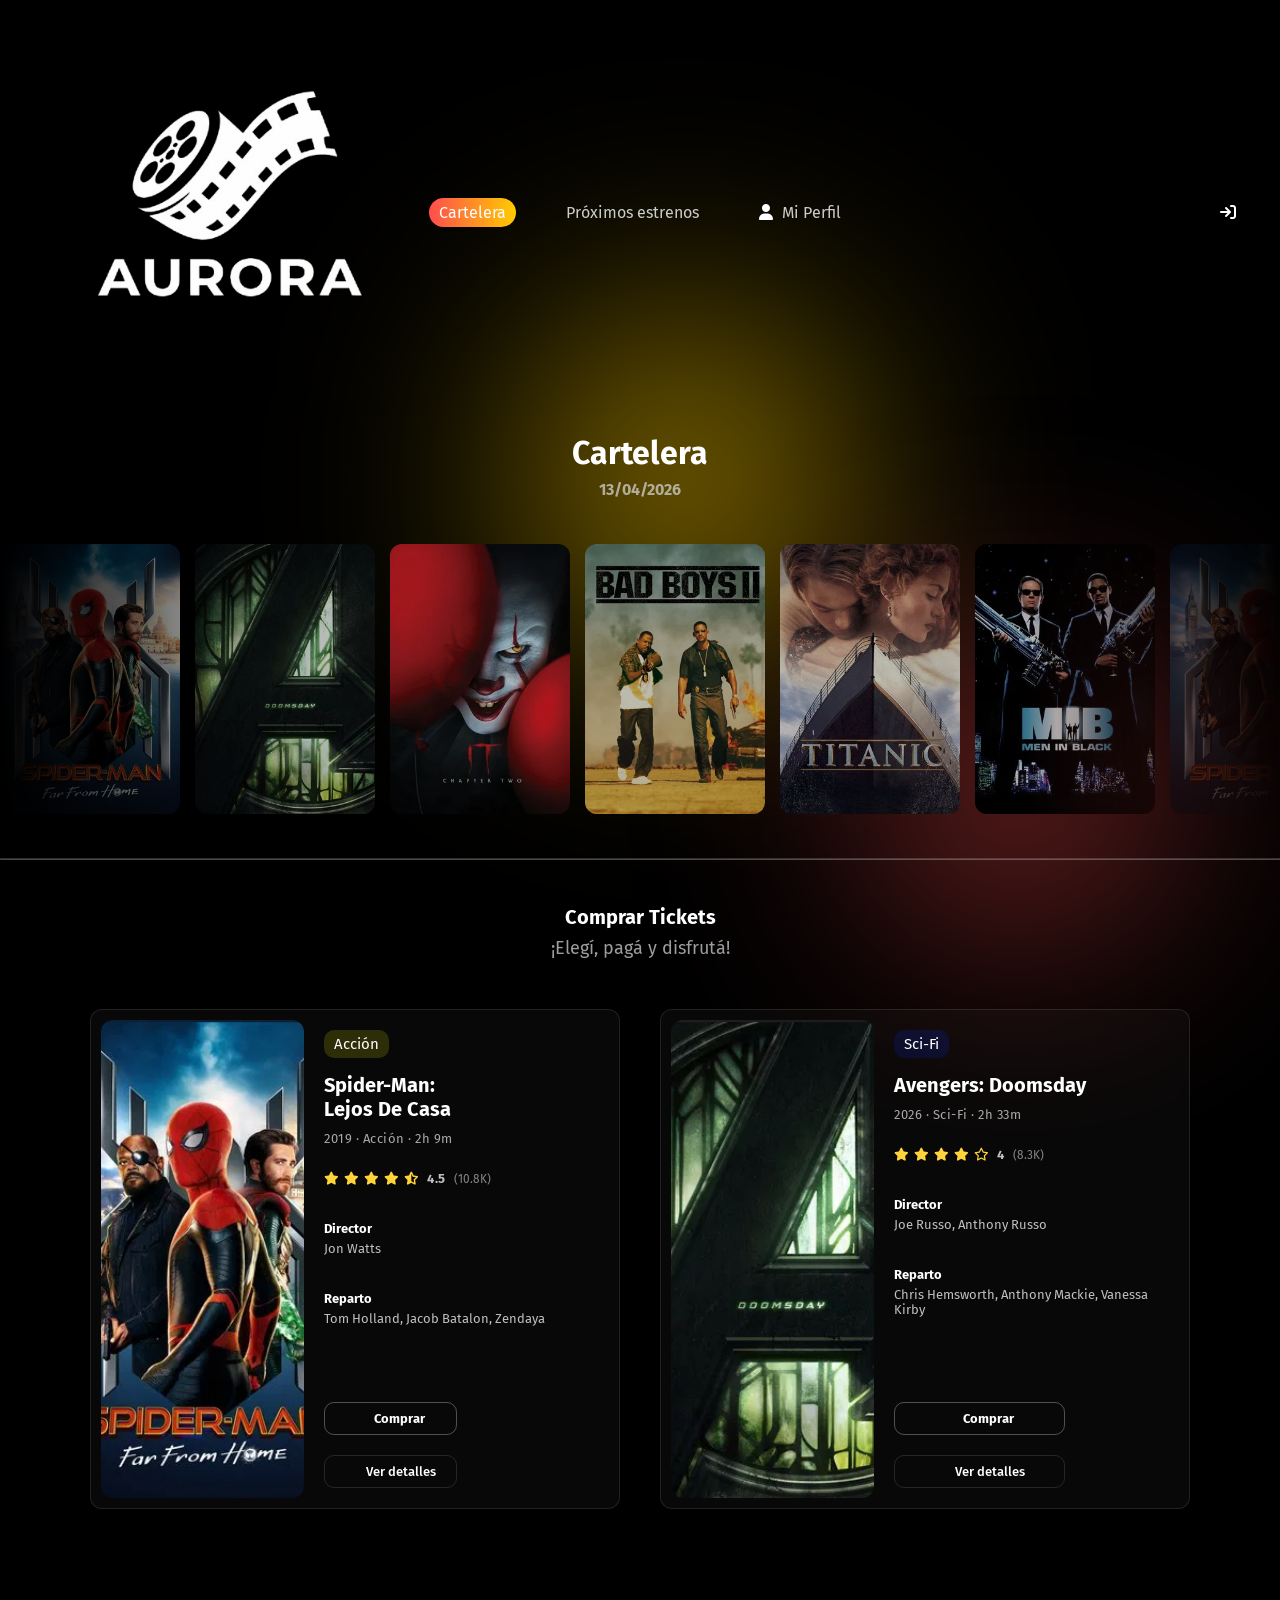
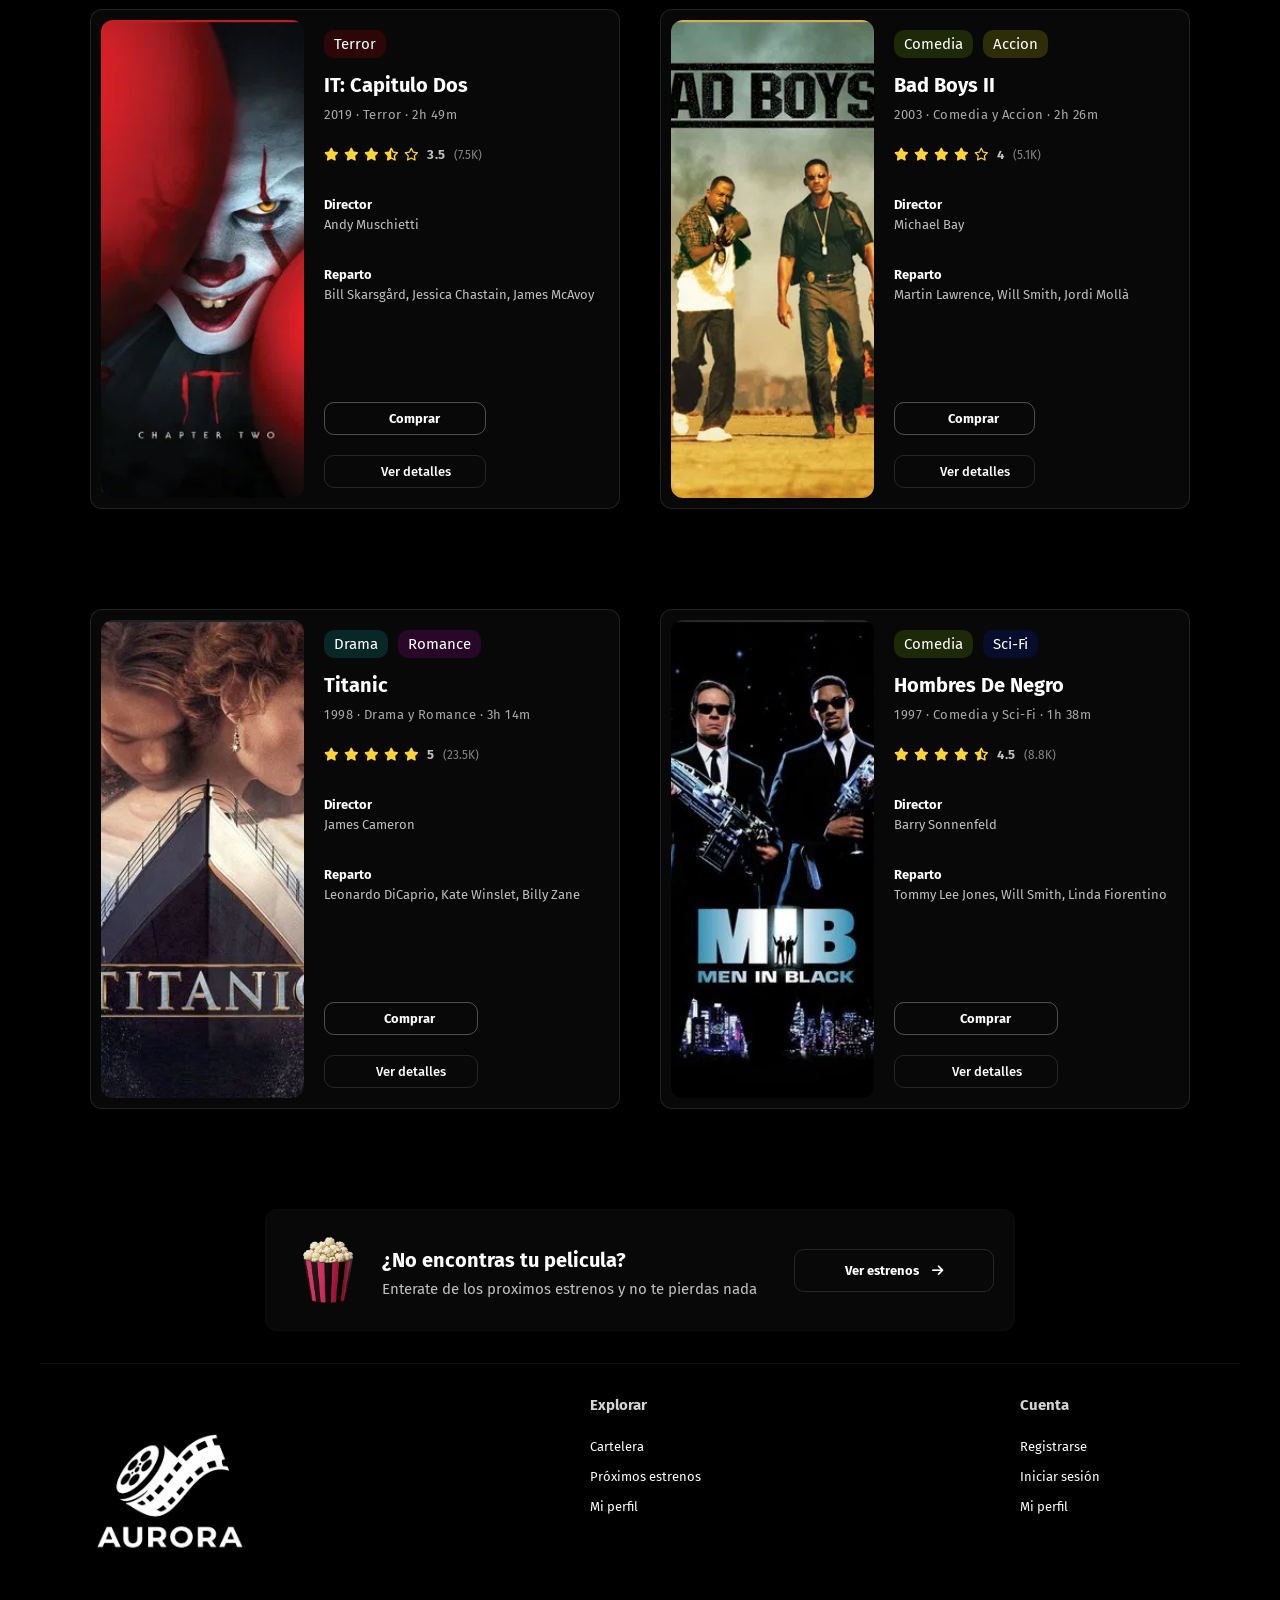
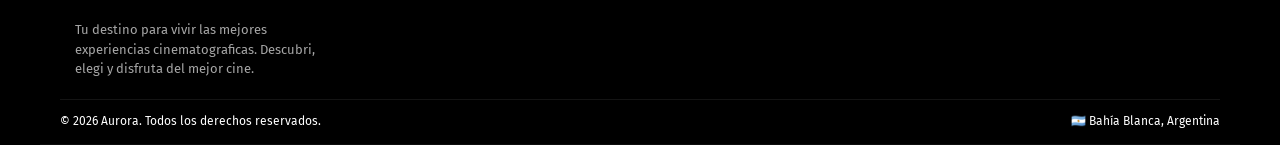
<file: index.html>
<!doctype html>
<html lang="es">
  <head>
    <meta charset="UTF-8" />
    <meta name="viewport" content="width=device-width, initial-scale=1.0" />
    <title>Cine Aurora</title>
    <meta
      name="description"
      content="Cine Aurora - Tu destino para disfrutar del mejor cine en la ciudad. Descubre las últimas películas, compra tus entradas y vive la experiencia cinematográfica al máximo."
    />
    <link rel="preconnect" href="https://fonts.googleapis.com">
    <link rel="preconnect" href="https://fonts.gstatic.com" crossorigin>
    <link rel="preconnect" href="https://fonts.googleapis.com">
    <link rel="preconnect" href="https://fonts.gstatic.com" crossorigin>
    <link
      href="https://fonts.googleapis.com/css2?family=Boldonse&family=Fira+Sans:ital,wght@0,100;0,200;0,300;0,400;0,500;0,600;0,700;0,800;0,900;1,100;1,200;1,300;1,400;1,500;1,600;1,700;1,800;1,900&display=swap"
      rel="stylesheet"
    >
    <link
      rel="stylesheet"
      href="https://cdnjs.cloudflare.com/ajax/libs/font-awesome/6.5.0/css/all.min.css"
    >
    <link rel="icon" href="./assets/favicon/logo-cine.png" />
    <link rel="stylesheet" href="./css/style.css" />
    <link rel="stylesheet" href="./css/index.css" />
  </head>

  <body>
    <header class="header">
      <div class="nav-logo">
        <img src="./assets/img/logo-completo.png" alt="Logo Aurora">
      </div>

      <nav class="nav">
        <a href="index.html" class="active">Cartelera</a>
        <a href="./pages/estrenos.html">Próximos estrenos</a>
        <a href="./pages/perfil.html">
          <i class="fa-solid fa-user"></i> Mi Perfil
        </a>
      </nav>

      <a href="./pages/registro.html" class="nav-exit">
        <div class="exit-icon">
          <i class="fa-solid fa-arrow-right-to-bracket"></i>
        </div>

        <p class="exit-text">
          Cerrar sesión
        </p>
      </a>
    </header>

    <main>
      <h1 id="titulo">Cartelera</h1>
      <p id="subtitulo">13/04/2026</p>

      <div class="scroll-peliculas">
        <ul>
          <li>
            <img src="assets/img/spiderman.png" alt="Spider-Man: Lejos De Casa">

            <div class="diseño-hover">
              <p class="rating">4.5</p>

              <div class="stars">
                <i class="fa-solid fa-star" style="color: rgb(255, 212, 59);"></i>
                <i class="fa-solid fa-star" style="color: rgb(255, 212, 59);"></i>
                <i class="fa-solid fa-star" style="color: rgb(255, 212, 59);"></i>
                <i class="fa-solid fa-star" style="color: rgb(255, 212, 59);"></i>
                <i class="fa-solid fa-star-half-stroke" style="color: rgb(255, 212, 59);"></i>
              </div>

              <p class="info">2019 - Acción - 2h 9m</p>

              <button class="btn-ver-mas">
                <a href="./pages/detalle.html">Ver más</a>
              </button>
            </div>
          </li>

          <li>
            <img src="assets/img/avengers.png" alt="Avengers: Doomsday">

            <div class="diseño-hover">
              <p class="rating">4</p>

              <div class="stars">
                <i class="fa-solid fa-star" style="color: rgb(255, 212, 59);"></i>
                <i class="fa-solid fa-star" style="color: rgb(255, 212, 59);"></i>
                <i class="fa-solid fa-star" style="color: rgb(255, 212, 59);"></i>
                <i class="fa-solid fa-star" style="color: rgb(255, 212, 59);"></i>
                <i class="fa-regular fa-star" style="color: rgb(255, 212, 59);"></i>
              </div>

              <p class="info">2026 - Ciencia Ficcion - 2h 33m</p>

              <button class="btn-ver-mas">
                <a href="./pages/detalle.html">Ver más</a>
              </button>
            </div>
          </li>

          <li>
            <img src="assets/img/it.png" alt="It">

            <div class="diseño-hover">
              <p class="rating">3.5</p>

              <div class="stars">
                <i class="fa-solid fa-star" style="color: rgb(255, 212, 59);"></i>
                <i class="fa-solid fa-star" style="color: rgb(255, 212, 59);"></i>
                <i class="fa-solid fa-star" style="color: rgb(255, 212, 59);"></i>
                <i class="fa-solid fa-star-half-stroke" style="color: rgb(255, 212, 59);"></i>
                <i class="fa-regular fa-star" style="color: rgb(255, 212, 59);"></i>
              </div>

              <p class="info">2019 - Terror - 2h 49m</p>

              <button class="btn-ver-mas">
                <a href="./pages/detalle.html">Ver más</a>
              </button>
            </div>
          </li>

          <li>
            <img src="assets/img/badboys.png" alt="Bad Boys">

            <div class="diseño-hover">
              <p class="rating">4</p>

              <div class="stars">
                <i class="fa-solid fa-star" style="color: rgb(255, 212, 59);"></i>
                <i class="fa-solid fa-star" style="color: rgb(255, 212, 59);"></i>
                <i class="fa-solid fa-star" style="color: rgb(255, 212, 59);"></i>
                <i class="fa-solid fa-star" style="color: rgb(255, 212, 59);"></i>
                <i class="fa-regular fa-star" style="color: rgb(255, 212, 59);"></i>
              </div>

              <p class="info">2003 - Comedia y Accion - 2h 26m</p>

              <button class="btn-ver-mas">
                <a href="./pages/detalle.html">Ver más</a>
              </button>
            </div>
          </li>

          <li>
            <img src="assets/img/titanic.png" alt="Titanic">

            <div class="diseño-hover">
              <p class="rating">5</p>

              <div class="stars">
                <i class="fa-solid fa-star" style="color: rgb(255, 212, 59);"></i>
                <i class="fa-solid fa-star" style="color: rgb(255, 212, 59);"></i>
                <i class="fa-solid fa-star" style="color: rgb(255, 212, 59);"></i>
                <i class="fa-solid fa-star" style="color: rgb(255, 212, 59);"></i>
                <i class="fa-solid fa-star" style="color: rgb(255, 212, 59);"></i>
              </div>

              <p class="info">1998 - Drama y Romance - 3h 14m</p>

              <button class="btn-ver-mas">
                <a href="./pages/detalle.html">Ver más</a>
              </button>
            </div>
          </li>

          <li>
            <img src="assets/img/hombresdenegro.png" alt="Hombres De Negro">

            <div class="diseño-hover">
              <p class="rating">4.5</p>

              <div class="stars">
                <i class="fa-solid fa-star" style="color: rgb(255, 212, 59);"></i>
                <i class="fa-solid fa-star" style="color: rgb(255, 212, 59);"></i>
                <i class="fa-solid fa-star" style="color: rgb(255, 212, 59);"></i>
                <i class="fa-solid fa-star" style="color: rgb(255, 212, 59);"></i>
                <i class="fa-solid fa-star-half-stroke" style="color: rgb(255, 212, 59);"></i>
              </div>

              <p class="info">1997 - Comedia y Sci-Fi - 1h 38m</p>

              <button class="btn-ver-mas">
                <a href="./pages/detalle.html">Ver más</a>
              </button>
            </div>
          </li>

          <li>
            <img src="assets/img/spiderman.png" alt="Spiderman: Lejos De Casa">

            <div class="diseño-hover">
              <p class="rating">4.5</p>

              <div class="stars">
                <i class="fa-solid fa-star" style="color: rgb(255, 212, 59);"></i>
                <i class="fa-solid fa-star" style="color: rgb(255, 212, 59);"></i>
                <i class="fa-solid fa-star" style="color: rgb(255, 212, 59);"></i>
                <i class="fa-solid fa-star" style="color: rgb(255, 212, 59);"></i>
                <i class="fa-solid fa-star-half-stroke" style="color: rgb(255, 212, 59);"></i>
              </div>

              <p class="info">2019 - Acción - 2h 9m</p>

              <button class="btn-ver-mas">
                <a href="./pages/detalle.html">Ver más</a>
              </button>
            </div>
          </li>

          <li>
            <img src="assets/img/avengers.png" alt="Avengers: Doomsday">

            <div class="diseño-hover">
              <p class="rating">4</p>

              <div class="stars">
                <i class="fa-solid fa-star" style="color: rgb(255, 212, 59);"></i>
                <i class="fa-solid fa-star" style="color: rgb(255, 212, 59);"></i>
                <i class="fa-solid fa-star" style="color: rgb(255, 212, 59);"></i>
                <i class="fa-solid fa-star" style="color: rgb(255, 212, 59);"></i>
                <i class="fa-regular fa-star" style="color: rgb(255, 212, 59);"></i>
              </div>

              <p class="info">2026 - Ciencia Ficcion - 2h 33m</p>

              <button class="btn-ver-mas">
                <a href="./pages/detalle.html">Ver más</a>
              </button>
            </div>
          </li>

          <li>
            <img src="assets/img/it.png" alt="It">

            <div class="diseño-hover">
              <p class="rating">3.5</p>

              <div class="stars">
                <i class="fa-solid fa-star" style="color: rgb(255, 212, 59);"></i>
                <i class="fa-solid fa-star" style="color: rgb(255, 212, 59);"></i>
                <i class="fa-solid fa-star" style="color: rgb(255, 212, 59);"></i>
                <i class="fa-solid fa-star-half-stroke" style="color: rgb(255, 212, 59);"></i>
                <i class="fa-regular fa-star" style="color: rgb(255, 212, 59);"></i>
              </div>

              <p class="info">2019 - Terror - 2h 49m</p>

              <button class="btn-ver-mas">
                <a href="./pages/detalle.html">Ver más</a>
              </button>
            </div>
          </li>

          <li>
            <img src="assets/img/badboys.png" alt="Bad Boys">

            <div class="diseño-hover">
              <p class="rating">4</p>

              <div class="stars">
                <i class="fa-solid fa-star" style="color: rgb(255, 212, 59);"></i>
                <i class="fa-solid fa-star" style="color: rgb(255, 212, 59);"></i>
                <i class="fa-solid fa-star" style="color: rgb(255, 212, 59);"></i>
                <i class="fa-solid fa-star" style="color: rgb(255, 212, 59);"></i>
                <i class="fa-regular fa-star" style="color: rgb(255, 212, 59);"></i>
              </div>

              <p class="info">2003 - Comedia y Accion - 2h 26m</p>

              <button class="btn-ver-mas">
                <a href="./pages/detalle.html">Ver más</a>
              </button>
            </div>
          </li>

          <li>
            <img src="assets/img/titanic.png" alt="Titanic">

            <div class="diseño-hover">
              <p class="rating">5</p>

              <div class="stars">
                <i class="fa-solid fa-star" style="color: rgb(255, 212, 59);"></i>
                <i class="fa-solid fa-star" style="color: rgb(255, 212, 59);"></i>
                <i class="fa-solid fa-star" style="color: rgb(255, 212, 59);"></i>
                <i class="fa-solid fa-star" style="color: rgb(255, 212, 59);"></i>
                <i class="fa-solid fa-star" style="color: rgb(255, 212, 59);"></i>
              </div>

              <p class="info">1998 - Drama y Romance - 3h 14m</p>

              <button class="btn-ver-mas">
                <a href="./pages/detalle.html">Ver más</a>
              </button>
            </div>
          </li>

          <li>
            <img src="assets/img/hombresdenegro.png" alt="Hombres De Negro">

            <div class="diseño-hover">
              <p class="rating">4.5</p>

              <div class="stars">
                <i class="fa-solid fa-star" style="color: rgb(255, 212, 59);"></i>
                <i class="fa-solid fa-star" style="color: rgb(255, 212, 59);"></i>
                <i class="fa-solid fa-star" style="color: rgb(255, 212, 59);"></i>
                <i class="fa-solid fa-star" style="color: rgb(255, 212, 59);"></i>
                <i class="fa-solid fa-star-half-stroke" style="color: rgb(255, 212, 59);"></i>
              </div>

              <p class="info">1997 - Comedia y Sci-Fi - 1h 38m</p>

              <button class="btn-ver-mas">
                <a href="./pages/detalle.html">Ver más</a>
              </button>
            </div>
          </li>
        </ul>
      </div>

      <hr class="divider">

      <h1 id="titulo-grid">Comprar Tickets</h1>
      <p id="subtitulo-grid">¡Elegí, pagá y disfrutá!</p>

      <div class="grid-superior">
        <div class="fondo">
          <img src="assets/img/spiderman.png" alt="Spider-Man: Lejos De Casa">

          <div class="info-lateral">
            <div class="genero">
              <div class="Accion">
                <p>Acción</p>
              </div>
            </div>

            <p class="titulo-pelicula">Spider-Man:<br> Lejos De Casa</p>

            <p class="info-pelicula">2019 · Acción · 2h 9m</p>

            <div class="stars-pelicula">
              <i class="fa-solid fa-star" style="color: rgb(255, 212, 59);"></i>
              <i class="fa-solid fa-star" style="color: rgb(255, 212, 59);"></i>
              <i class="fa-solid fa-star" style="color: rgb(255, 212, 59);"></i>
              <i class="fa-solid fa-star" style="color: rgb(255, 212, 59);"></i>
              <i class="fa-solid fa-star-half-stroke" style="color: rgb(255, 212, 59);"></i>

              <p class="rating-pelicula">4.5</p>

              <p class="votos-pelicula">(10.8K)</p>
            </div>

            <p class="titulo-director-pelicula">Director</p>
            <p class="director-pelicula">Jon Watts</p>

            <p class="titulo-reparto-pelicula">Reparto</p>
            <p class="reparto-pelicula">Tom Holland, Jacob Batalon, Zendaya</p>

            <div class="botones-pelicula">
              <button id="btn-comprar-pelicula">
                <i class="fa-solid fa-cart-arrow-down" style="color: rgb(255, 255, 255);"></i> Comprar
              </button>
              <button id="btn-verMas-pelicula">
                <i class="fa-solid fa-circle-info" style="color: rgb(255, 212, 59);"></i>
                <a href="./pages/detalle.html">Ver detalles</a>
              </button>
            </div>
          </div>
        </div>

        <div class="fondo">
          <img src="assets/img/avengers.png" alt="Avengers: Doomsday">

          <div class="info-lateral">
            <div class="genero">
              <div class="Sci-Fi">
                <p>Sci-Fi</p>
              </div>
            </div>

            <p class="titulo-pelicula">Avengers: Doomsday</p>
            <p class="info-pelicula">2026 · Sci-Fi · 2h 33m</p>

            <div class="stars-pelicula">
              <i class="fa-solid fa-star" style="color: rgb(255, 212, 59);"></i>
              <i class="fa-solid fa-star" style="color: rgb(255, 212, 59);"></i>
              <i class="fa-solid fa-star" style="color: rgb(255, 212, 59);"></i>
              <i class="fa-solid fa-star" style="color: rgb(255, 212, 59);"></i>
              <i class="fa-regular fa-star" style="color: rgb(255, 212, 59);"></i>

              <p class="rating-pelicula">4</p>
              <p class="votos-pelicula">(8.3K)</p>
            </div>

            <p class="titulo-director-pelicula">Director</p>
            <p class="director-pelicula">Joe Russo, Anthony Russo</p>

            <p class="titulo-reparto-pelicula">Reparto</p>
            <p class="reparto-pelicula">Chris Hemsworth, Anthony Mackie, Vanessa Kirby</p>

            <div class="botones-pelicula">
              <button id="btn-comprar-pelicula">
                <i class="fa-solid fa-cart-arrow-down" style="color: rgb(255, 255, 255);"></i> Comprar
              </button>
              <button id="btn-verMas-pelicula">
                <i class="fa-solid fa-circle-info" style="color: rgb(255, 212, 59);"></i>
                <a href="./pages/detalle.html">Ver detalles</a>
              </button>
            </div>
          </div>
        </div>
      </div>

      <div class="grid-medio">
        <div class="fondo">
          <img src="assets/img/it.png" alt="IT: Capitulo Dos">

          <div class="info-lateral">
            <div class="genero">
              <div class="Terror">
                <p>Terror</p>
              </div>
            </div>

            <p class="titulo-pelicula">IT: Capitulo Dos</p>
            <p class="info-pelicula">2019 · Terror · 2h 49m</p>

            <div class="stars-pelicula">
              <i class="fa-solid fa-star" style="color: rgb(255, 212, 59);"></i>
              <i class="fa-solid fa-star" style="color: rgb(255, 212, 59);"></i>
              <i class="fa-solid fa-star" style="color: rgb(255, 212, 59);"></i>
              <i class="fa-solid fa-star-half-stroke" style="color: rgb(255, 212, 59);"></i>
              <i class="fa-regular fa-star" style="color: rgb(255, 212, 59);"></i>

              <p class="rating-pelicula">3.5</p>
              <p class="votos-pelicula">(7.5K)</p>
            </div>

            <p class="titulo-director-pelicula">Director</p>
            <p class="director-pelicula">Andy Muschietti</p>

            <p class="titulo-reparto-pelicula">Reparto</p>
            <p class="reparto-pelicula">Bill Skarsgård, Jessica Chastain, James McAvoy</p>

            <div class="botones-pelicula">
              <button id="btn-comprar-pelicula">
                <i class="fa-solid fa-cart-arrow-down" style="color: rgb(255, 255, 255);"></i> Comprar
              </button>
              <button id="btn-verMas-pelicula">
                <i class="fa-solid fa-circle-info" style="color: rgb(255, 212, 59);"></i>
                <a href="./pages/detalle.html">Ver detalles</a>
              </button>
            </div>
          </div>
        </div>

        <div class="fondo">
          <img src="assets/img/badboys.png" alt="Bad Boys II">

          <div class="info-lateral">
            <div class="genero">
              <div class="Comedia">
                <p>Comedia</p>
              </div>

              <div class="Accion">
                <p>Accion</p>
              </div>
            </div>

            <p class="titulo-pelicula">Bad Boys II</p>
            <p class="info-pelicula">2003 · Comedia y Accion · 2h 26m</p>

            <div class="stars-pelicula">
              <i class="fa-solid fa-star" style="color: rgb(255, 212, 59);"></i>
              <i class="fa-solid fa-star" style="color: rgb(255, 212, 59);"></i>
              <i class="fa-solid fa-star" style="color: rgb(255, 212, 59);"></i>
              <i class="fa-solid fa-star" style="color: rgb(255, 212, 59);"></i>
              <i class="fa-regular fa-star" style="color: rgb(255, 212, 59);"></i>

              <p class="rating-pelicula">4</p>
              <p class="votos-pelicula">(5.1K)</p>
            </div>

            <p class="titulo-director-pelicula">Director</p>
            <p class="director-pelicula">Michael Bay</p>

            <p class="titulo-reparto-pelicula">Reparto</p>
            <p class="reparto-pelicula">Martin Lawrence, Will Smith, Jordi Mollà</p>

            <div class="botones-pelicula">
              <button id="btn-comprar-pelicula">
                <i class="fa-solid fa-cart-arrow-down" style="color: rgb(255, 255, 255);"></i> Comprar
              </button>
              <button id="btn-verMas-pelicula">
                <i class="fa-solid fa-circle-info" style="color: rgb(255, 212, 59);"></i>
                <a href="./pages/detalle.html">Ver detalles</a>
              </button>
            </div>
          </div>
        </div>
      </div>

      <div class="grid-inferior">
        <div class="fondo">
          <img src="assets/img/titanic.png" alt="Titanic">

          <div class="info-lateral">
            <div class="genero">
              <div class="Drama">
                <p>Drama</p>
              </div>

              <div class="Romance">
                <p>Romance</p>
              </div>
            </div>

            <p class="titulo-pelicula">Titanic</p>
            <p class="info-pelicula">1998 · Drama y Romance · 3h 14m</p>

            <div class="stars-pelicula">
              <i class="fa-solid fa-star" style="color: rgb(255, 212, 59);"></i>
              <i class="fa-solid fa-star" style="color: rgb(255, 212, 59);"></i>
              <i class="fa-solid fa-star" style="color: rgb(255, 212, 59);"></i>
              <i class="fa-solid fa-star" style="color: rgb(255, 212, 59);"></i>
              <i class="fa-solid fa-star" style="color: rgb(255, 212, 59);"></i>

              <p class="rating-pelicula">5</p>
              <p class="votos-pelicula">(23.5K)</p>
            </div>

            <p class="titulo-director-pelicula">Director</p>
            <p class="director-pelicula">James Cameron</p>

            <p class="titulo-reparto-pelicula">Reparto</p>
            <p class="reparto-pelicula">Leonardo DiCaprio, Kate Winslet, Billy Zane</p>

            <div class="botones-pelicula">
              <button id="btn-comprar-pelicula">
                <i class="fa-solid fa-cart-arrow-down" style="color: rgb(255, 255, 255);"></i> Comprar
              </button>
              <button id="btn-verMas-pelicula">
                <i class="fa-solid fa-circle-info" style="color: rgb(255, 212, 59);"></i>
                <a href="./pages/detalle.html">Ver detalles</a>
              </button>
            </div>
          </div>
        </div>

        <div class="fondo">
          <img src="assets/img/hombresdenegro.png" alt="Hombres De Negro">

          <div class="info-lateral">
            <div class="genero">
              <div class="Comedia">
                <p>Comedia</p>
              </div>

              <div class="Sci-Fi">
                <p>Sci-Fi</p>
              </div>
            </div>

            <p class="titulo-pelicula">Hombres De Negro</p>
            <p class="info-pelicula">1997 · Comedia y Sci-Fi · 1h 38m</p>

            <div class="stars-pelicula">
              <i class="fa-solid fa-star" style="color: rgb(255, 212, 59);"></i>
              <i class="fa-solid fa-star" style="color: rgb(255, 212, 59);"></i>
              <i class="fa-solid fa-star" style="color: rgb(255, 212, 59);"></i>
              <i class="fa-solid fa-star" style="color: rgb(255, 212, 59);"></i>
              <i class="fa-solid fa-star-half-stroke" style="color: rgb(255, 212, 59);"></i>

              <p class="rating-pelicula">4.5</p>
              <p class="votos-pelicula">(8.8K)</p>
            </div>

            <p class="titulo-director-pelicula">Director</p>
            <p class="director-pelicula">Barry Sonnenfeld</p>

            <p class="titulo-reparto-pelicula">Reparto</p>
            <p class="reparto-pelicula">Tommy Lee Jones, Will Smith, Linda Fiorentino</p>

            <div class="botones-pelicula">
              <button id="btn-comprar-pelicula">
                <i class="fa-solid fa-cart-arrow-down" style="color: rgb(255, 255, 255);"></i> Comprar
              </button>
              <button id="btn-verMas-pelicula">
                <i class="fa-solid fa-circle-info" style="color: rgb(255, 212, 59);"></i>
                <a href="./pages/detalle.html">Ver detalles</a>
              </button>
            </div>
          </div>
        </div>
      </div>

      <div class="encontrar-pelicula">
        <img src="assets/img/pochoclos.png" alt="Pochoclos">

        <div class="textos-encontrar-pelicula">
          <p id="titulo-encontrar-pelicula">¿No encontras tu pelicula?</p>
          <p id="subtitulo-encontrar-pelicula">Enterate de los proximos estrenos y no te pierdas nada</p>
        </div>

        <button id="btn-verEstrenos-encontrar-pelicula">
          <a href="./pages/estrenos.html">Ver estrenos</a>
          <i class="fa-solid fa-arrow-right" style="color: rgb(255, 255, 255);"></i>
        </button>
      </div>
    </main>

    <footer class="footer">
      <div class="footer-izquierda">
        <img src="assets/img/logo-completo.png" alt="Logo Aurora">

        <p id="descripcion-footer">
          Tu destino para vivir las mejores experiencias cinematograficas. Descubri, elegi y disfruta del mejor cine.
        </p>
      </div>

      <div class="footer-centro">
        <p>Explorar</p>

        <ul class="nav-explorar">
          <a href="index.html">Cartelera</a>
          <a href="./pages/estrenos.html">Próximos estrenos</a>
          <a href="./pages/perfil.html">Mi perfil</a>
        </ul>
      </div>

      <div class="footer-derecha">
        <p>Cuenta</p>

        <ul class="nav-cuenta">
          <a href="./pages/registro.html">Registrarse</a>
          <a href="./pages/login.html">Iniciar sesión</a>
          <a href="./pages/perfil.html">Mi perfil</a>
        </ul>
      </div>

      <div class="footer-bottom">
        <p>© 2026 Aurora. Todos los derechos reservados.</p>
        <p>🇦🇷 Bahía Blanca, Argentina</p>
      </div>
    </footer>
  </body>
</html>
</file>
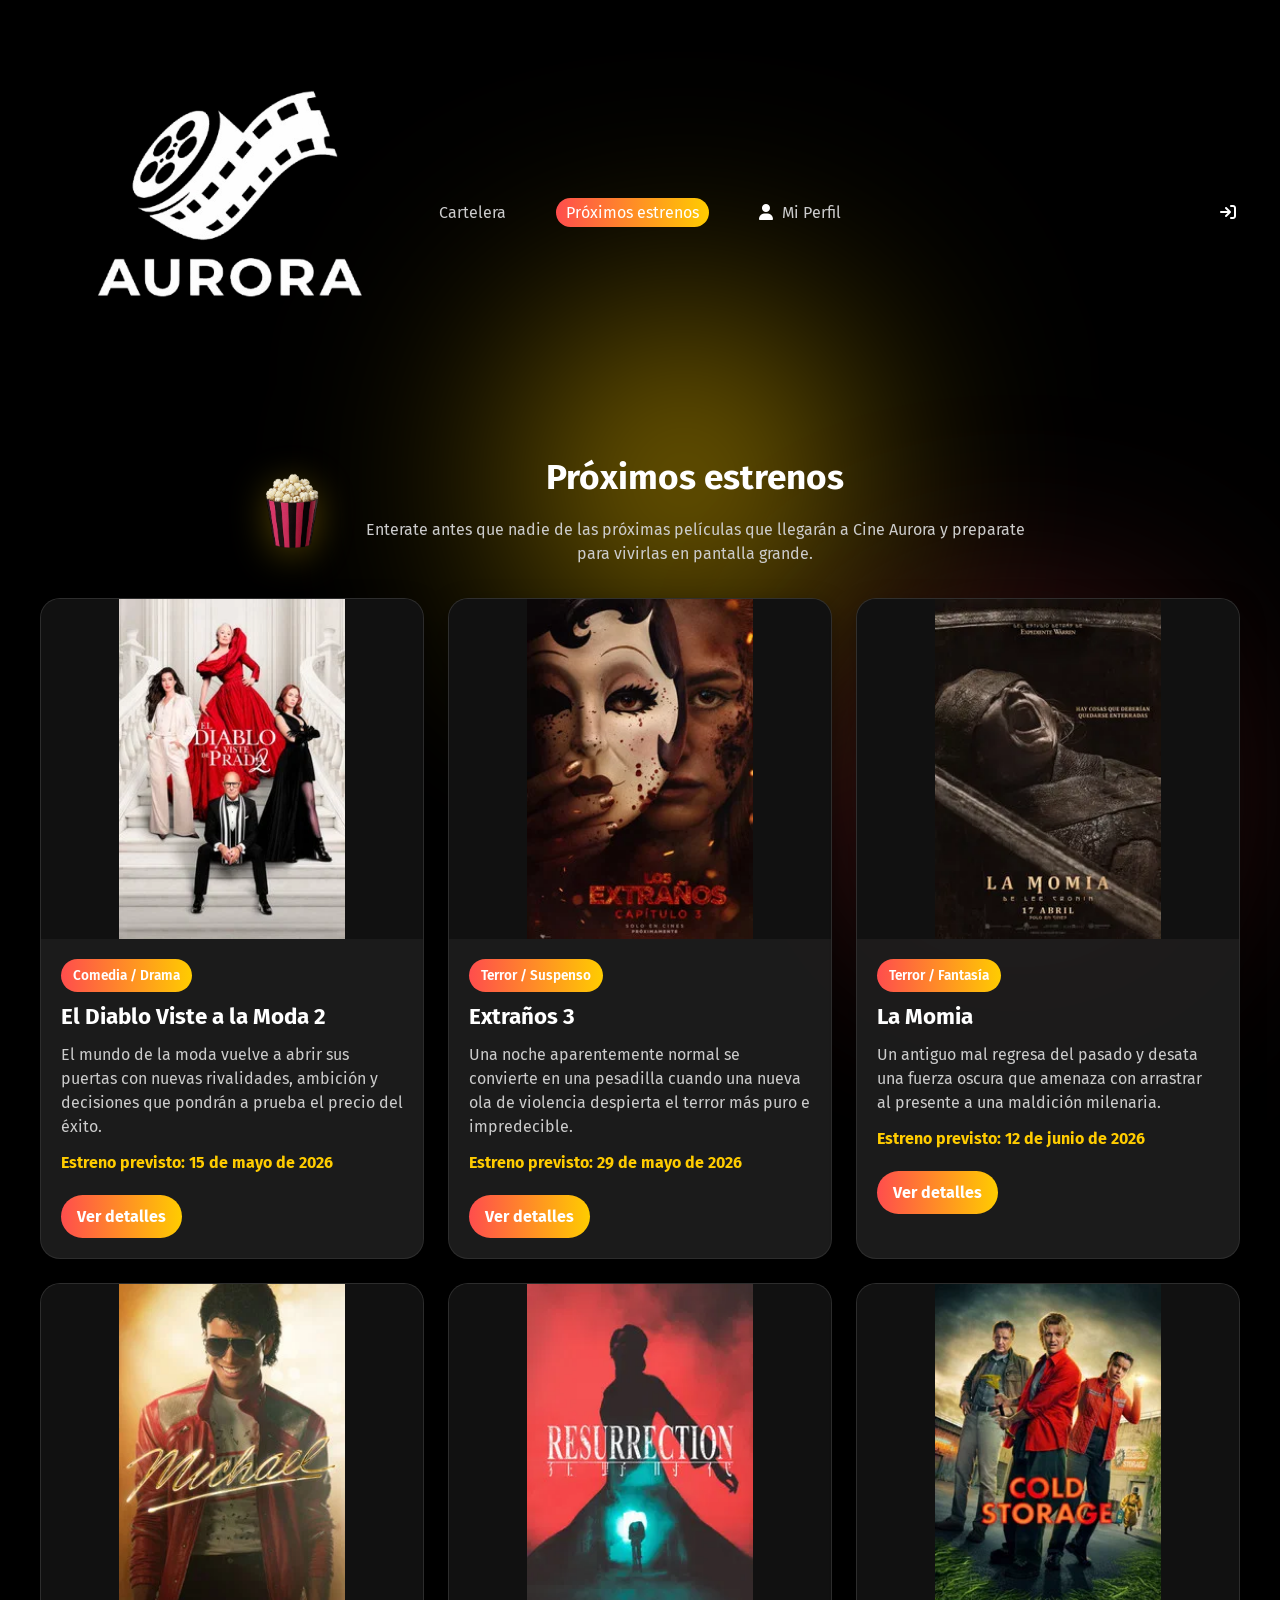
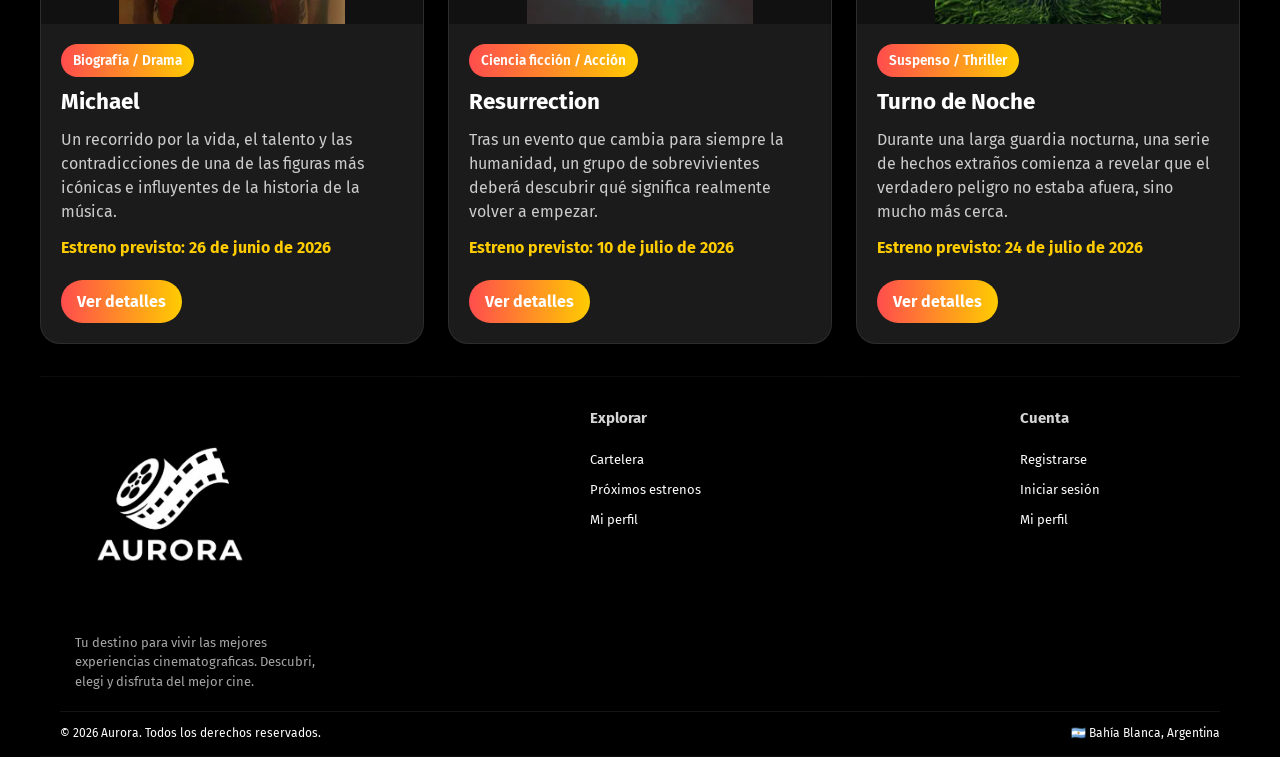
<file: pages/estrenos.html>
<!doctype html>
<html lang="es">
  <head>
    <meta charset="UTF-8" />
    <meta name="viewport" content="width=device-width, initial-scale=1.0" />
    <title>Cine Aurora - Próximos estrenos</title>
    <meta
      name="description"
      content="Descubrí los próximos estrenos de Cine Aurora."
    />

    <link rel="preconnect" href="https://fonts.googleapis.com" />
    <link rel="preconnect" href="https://fonts.gstatic.com" crossorigin />
    <link
      href="https://fonts.googleapis.com/css2?family=Boldonse&family=Fira+Sans:ital,wght@0,100;0,200;0,300;0,400;0,500;0,600;0,700;0,800;0,900;1,100;1,200;1,300;1,400;1,500;1,600;1,700;1,800;1,900&display=swap"
      rel="stylesheet"
    />
    <link
      rel="stylesheet"
      href="https://cdnjs.cloudflare.com/ajax/libs/font-awesome/6.5.0/css/all.min.css"
    />

    <link rel="icon" href="../assets/favicon/logo-cine.png" />
    <link rel="stylesheet" href="../css/style.css" />
    <link rel="stylesheet" href="../css/estrenos.css" />
  </head>

  <body>
    <header class="header">
      <div class="nav-logo">
        <img src="../assets/img/logo-completo.png" alt="Logo Aurora" />
      </div>

      <nav class="nav">
        <a href="../index.html">Cartelera</a>
        <a href="./estrenos.html" class="active">Próximos estrenos</a>
        <a href="./perfil.html">
          <i class="fa-solid fa-user"></i> Mi Perfil
        </a>
      </nav>

      <a href="./login.html" class="nav-exit">
        <span class="exit-icon">
          <i class="fa-solid fa-arrow-right-to-bracket"></i>
        </span>
        <span class="exit-text">Cerrar sesión</span>
      </a>
    </header>

    <main class="estrenos-main">
      <section class="estrenos-section">
        <div class="estrenos-title">
          <div class="estrenos-title-box">
            <img
              src="../assets/img/pochoclos.png"
              alt="Pochoclos"
              class="estrenos-popcorn"
            />
            <div class="estrenos-title-text">
              <h1>Próximos estrenos</h1>
              <p>
                Enterate antes que nadie de las próximas películas que llegarán
                a Cine Aurora y preparate para vivirlas en pantalla grande.
              </p>
            </div>
          </div>
        </div>

        <div class="estrenos-grid">
          <article class="estreno-card">
            <img
              src="../assets/img/eldiablo.webp"
              alt="Póster de El Diablo Viste a la Moda 2"
            />
            <div class="estreno-card-content">
              <span class="estreno-tag">Comedia / Drama</span>
              <h2>El Diablo Viste a la Moda 2</h2>
              <p>
                El mundo de la moda vuelve a abrir sus puertas con nuevas
                rivalidades, ambición y decisiones que pondrán a prueba el precio
                del éxito.
              </p>
              <p class="estreno-date">Estreno previsto: 15 de mayo de 2026</p>
              <a href="./detalle.html" class="estreno-button">Ver detalles</a>
            </div>
          </article>

          <article class="estreno-card">
            <img
              src="../assets/img/extraños.webp"
              alt="Póster de Extraños 3"
            />
            <div class="estreno-card-content">
              <span class="estreno-tag">Terror / Suspenso</span>
              <h2>Extraños 3</h2>
              <p>
                Una noche aparentemente normal se convierte en una pesadilla
                cuando una nueva ola de violencia despierta el terror más puro e
                impredecible.
              </p>
              <p class="estreno-date">Estreno previsto: 29 de mayo de 2026</p>
              <a href="./detalle.html" class="estreno-button">Ver detalles</a>
            </div>
          </article>

          <article class="estreno-card">
            <img
              src="../assets/img/lamomia.webp"
              alt="Póster de La Momia"
            />
            <div class="estreno-card-content">
              <span class="estreno-tag">Terror / Fantasía</span>
              <h2>La Momia</h2>
              <p>
                Un antiguo mal regresa del pasado y desata una fuerza oscura que
                amenaza con arrastrar al presente a una maldición milenaria.
              </p>
              <p class="estreno-date">Estreno previsto: 12 de junio de 2026</p>
              <a href="./detalle.html" class="estreno-button">Ver detalles</a>
            </div>
          </article>

          <article class="estreno-card">
            <img
              src="../assets/img/michael.webp"
              alt="Póster de Michael"
            />
            <div class="estreno-card-content">
              <span class="estreno-tag">Biografía / Drama</span>
              <h2>Michael</h2>
              <p>
                Un recorrido por la vida, el talento y las contradicciones de una
                de las figuras más icónicas e influyentes de la historia de la
                música.
              </p>
              <p class="estreno-date">Estreno previsto: 26 de junio de 2026</p>
              <a href="./detalle.html" class="estreno-button">Ver detalles</a>
            </div>
          </article>

          <article class="estreno-card">
            <img
              src="../assets/img/resurrecion.webp"
              alt="Póster de Resurrection"
            />
            <div class="estreno-card-content">
              <span class="estreno-tag">Ciencia ficción / Acción</span>
              <h2>Resurrection</h2>
              <p>
                Tras un evento que cambia para siempre la humanidad, un grupo de
                sobrevivientes deberá descubrir qué significa realmente volver a
                empezar.
              </p>
              <p class="estreno-date">Estreno previsto: 10 de julio de 2026</p>
              <a href="./detalle.html" class="estreno-button">Ver detalles</a>
            </div>
          </article>

          <article class="estreno-card">
            <img
              src="../assets/img/turnodenoche.webp"
              alt="Póster de Turno de Noche"
            />
            <div class="estreno-card-content">
              <span class="estreno-tag">Suspenso / Thriller</span>
              <h2>Turno de Noche</h2>
              <p>
                Durante una larga guardia nocturna, una serie de hechos extraños
                comienza a revelar que el verdadero peligro no estaba afuera, sino
                mucho más cerca.
              </p>
              <p class="estreno-date">Estreno previsto: 24 de julio de 2026</p>
              <a href="./detalle.html" class="estreno-button">Ver detalles</a>
            </div>
          </article>
        </div>
      </section>
    </main>

    <footer class="footer">
      <div class="footer-izquierda">
        <img src="../assets/img/logo-completo.png" alt="Logo Aurora" />

        <p id="descripcion-footer">
          Tu destino para vivir las mejores experiencias cinematograficas.
          Descubri, elegi y disfruta del mejor cine.
        </p>
      </div>

      <div class="footer-centro">
        <p>Explorar</p>

        <ul class="nav-explorar">
          <a href="../index.html">Cartelera</a>
          <a href="./estrenos.html">Próximos estrenos</a>
          <a href="./perfil.html">Mi perfil</a>
        </ul>
      </div>

      <div class="footer-derecha">
        <p>Cuenta</p>

        <ul class="nav-cuenta">
          <a href="./registro.html">Registrarse</a>
          <a href="./login.html">Iniciar sesión</a>
          <a href="./perfil.html">Mi perfil</a>
        </ul>
      </div>

      <div class="footer-bottom">
        <p>© 2026 Aurora. Todos los derechos reservados.</p>
        <p>🇦🇷 Bahía Blanca, Argentina</p>
      </div>
    </footer>
  </body>
</html>
</file>
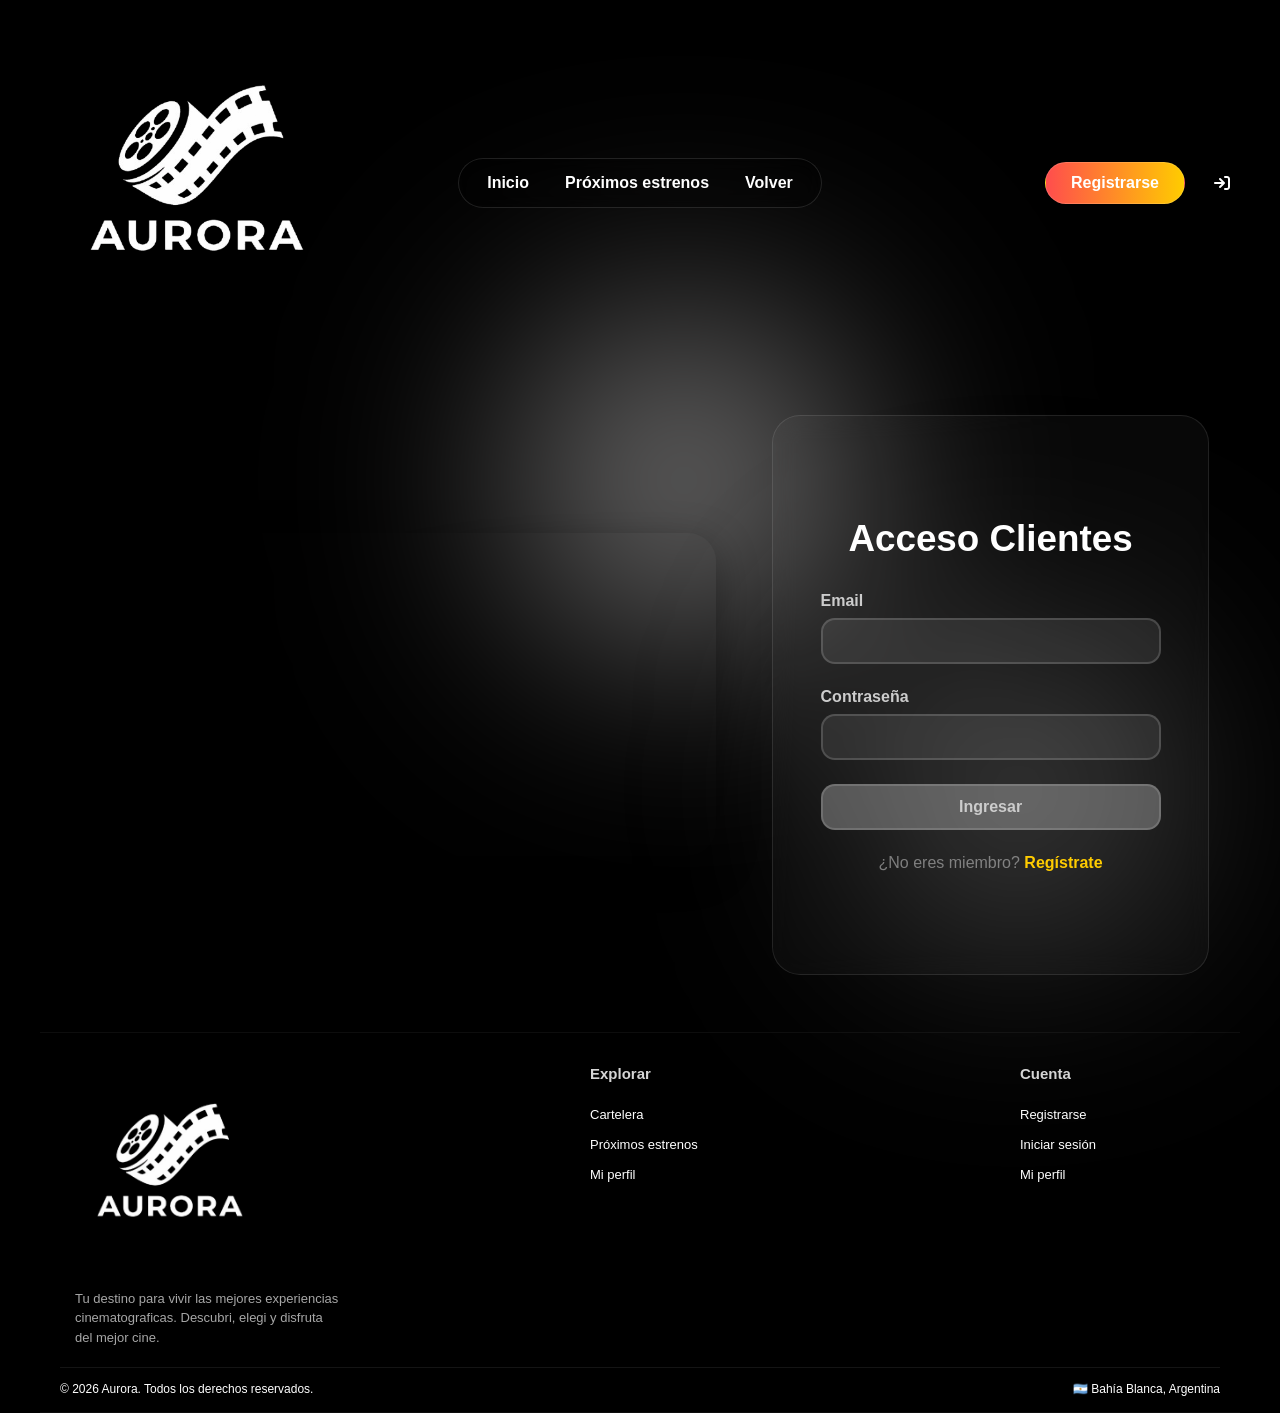
<file: pages/login.html>
<!doctype html>
<html lang="es">
  <head>
    <meta charset="UTF-8" />
    <meta name="viewport" content="width=device-width, initial-scale=1.0" />
    <title>Cine Aurora 📽️ - Login</title>
    <meta name="description" content="Cine Aurora - Login" />
    <link rel="apple-touch-icon" sizes="180x180" href="../assets/favicon/apple-touch-icon.png">
    <link rel="icon" type="image/png" sizes="32x32" href="../assets/favicon/favicon-32x32.png">
    <link rel="icon" type="image/png" sizes="16x16" href="../assets/favicon/favicon-16x16.png">
    <link rel="manifest" href="../assets/favicon/site.webmanifest">
    <link rel="stylesheet" href="https://cdnjs.cloudflare.com/ajax/libs/font-awesome/6.5.0/css/all.min.css">
    <link rel="stylesheet" href="../css/style.css" />
    <link rel="stylesheet" href="../css/login.css" />
  </head>

  <body class="fondo-login">
    <header class="header login-header">
      <div class="nav-logo login-logo">
        <img src="../assets/img/logo-completo.png" alt="Logo Cine Aurora" />
      </div>

      <nav class="nav login-nav">
        <a href="../index.html">Inicio</a>
        <a href="./estrenos.html">Próximos estrenos</a>
        <a href="../index.html">Volver</a>
      </nav>

      <div class="login-header-actions">
        <a href="./registro.html" class="login-register-btn">Registrarse</a>

        <a href="../index.html" class="nav-exit login-exit">
          <span class="exit-icon">
            <i class="fa-solid fa-arrow-right-to-bracket"></i>
          </span>
          <span class="exit-text">Cerrar sesión</span>
        </a>
      </div>
    </header>

    <main class="login-main">
      <div class="gif-login">
        <video autoplay loop muted playsinline>
          <source src="../assets/img/gifLogin.mp4" type="video/mp4">
        </video>
      </div>

      <div class="login-card">
        <form action="perfil.html" class="login-form">
          <h1>Acceso Clientes</h1>

          <div class="campo-login">
            <label for="email">Email</label>
            <input id="email" type="email" required />
          </div>

          <div class="campo-login">
            <label for="password">Contraseña</label>
            <input id="password" type="password" required />
          </div>

          <button type="submit" class="login-boton">Ingresar</button>

          <p class="login-texto">
            ¿No eres miembro?
            <a class="registrate-link" href="registro.html">Regístrate</a>
          </p>
        </form>
      </div>
    </main>

    <footer class="footer">
      <div class="footer-izquierda">
        <img src="../assets/img/logo-completo.png" alt="Logo Aurora">

        <p id="descripcion-footer">
          Tu destino para vivir las mejores experiencias cinematograficas.
          Descubri, elegi y disfruta del mejor cine.
        </p>
      </div>

      <div class="footer-centro">
        <p>Explorar</p>

        <ul class="nav-explorar">
          <a href="../index.html">Cartelera</a>
          <a href="./estrenos.html">Próximos estrenos</a>
          <a href="./perfil.html">Mi perfil</a>
        </ul>
      </div>

      <div class="footer-derecha">
        <p>Cuenta</p>

        <ul class="nav-cuenta">
          <a href="./registro.html">Registrarse</a>
          <a href="./login.html">Iniciar sesión</a>
          <a href="./perfil.html">Mi perfil</a>
        </ul>
      </div>

      <div class="footer-bottom">
        <p>© 2026 Aurora. Todos los derechos reservados.</p>
        <p>🇦🇷 Bahía Blanca, Argentina</p>
      </div>
    </footer>
  </body>
</html>
</file>
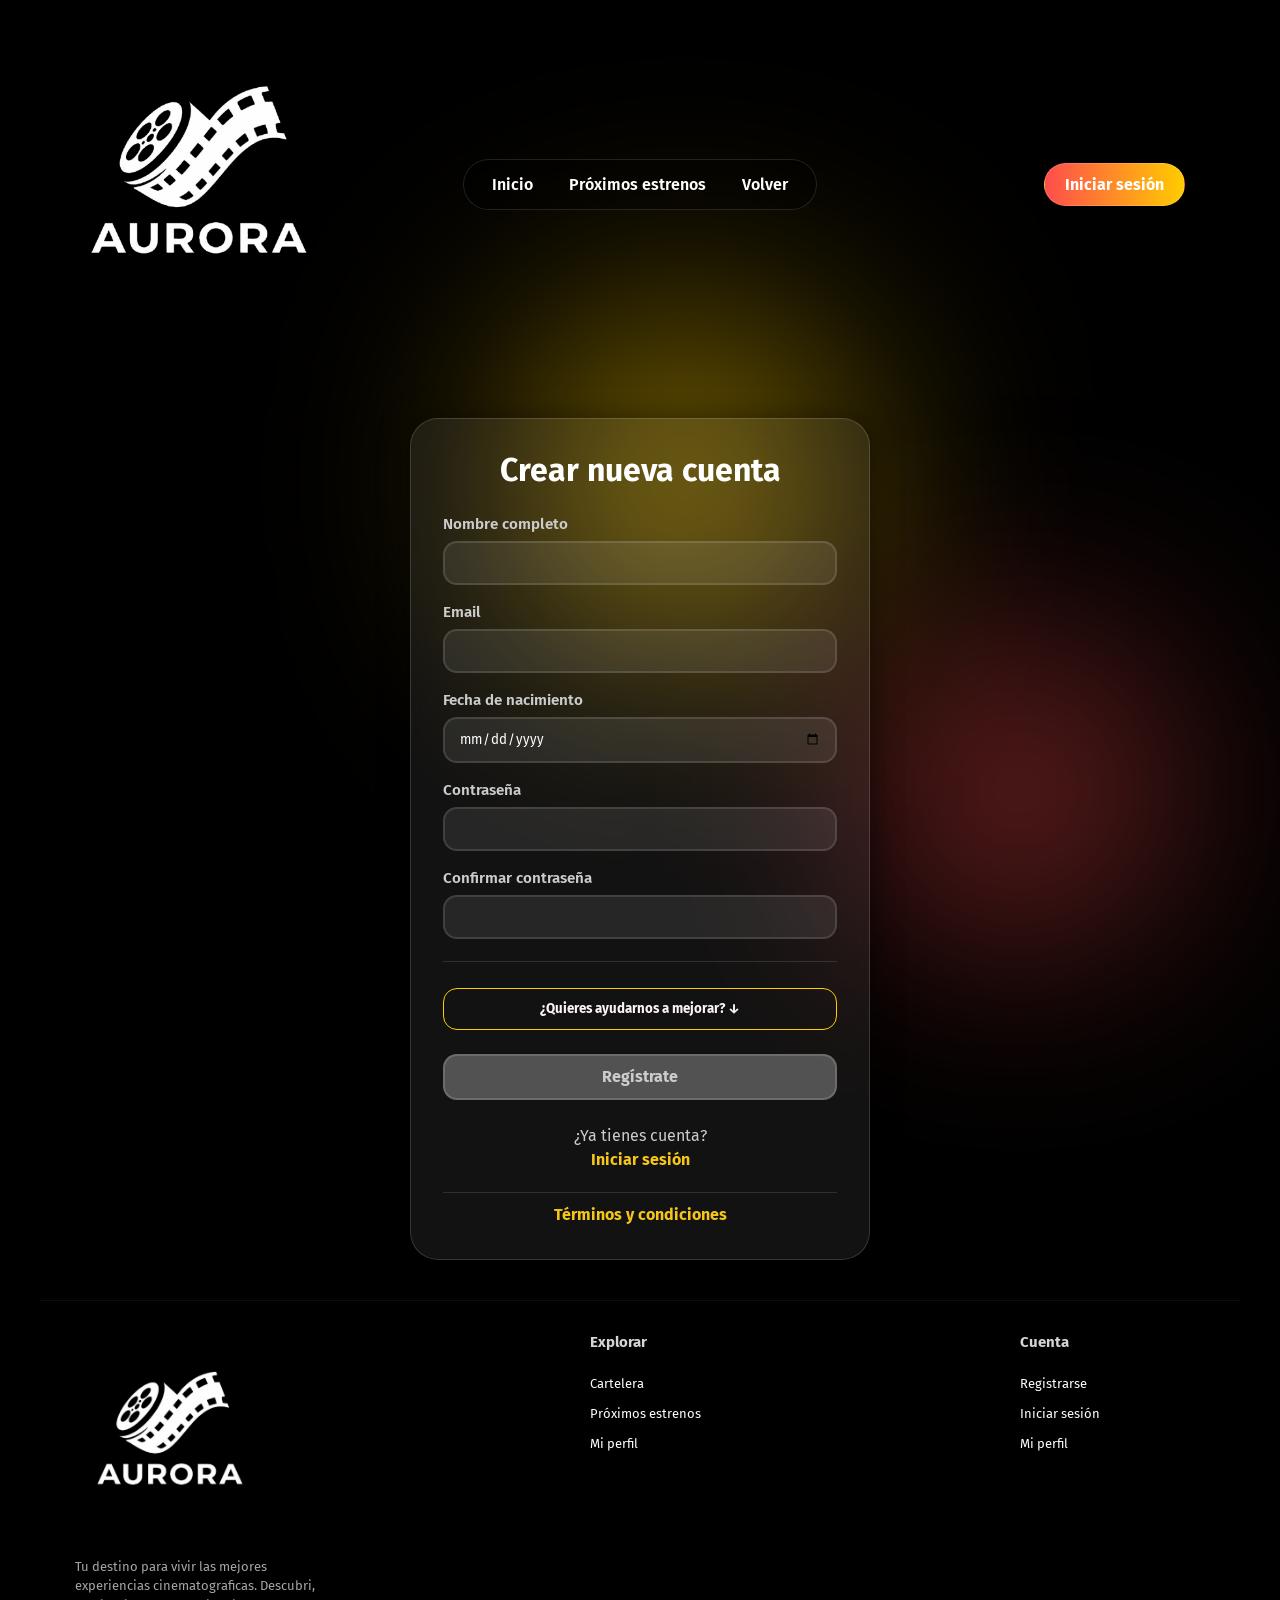
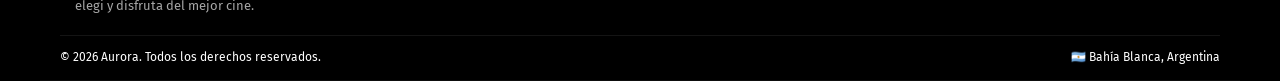
<file: pages/registro.html>
<!doctype html>
<html lang="es">
<head>
    <meta charset="UTF-8" />
    <meta name="viewport" content="width=device-width, initial-scale=1.0" />
    <title>Cine Aurora 📽️ - Registro</title>
    <meta name="description" content="Cine Aurora - Registro" />
    <link rel="preconnect" href="https://fonts.googleapis.com">
    <link rel="preconnect" href="https://fonts.gstatic.com" crossorigin>
    <link href="https://fonts.googleapis.com/css2?family=Boldonse&family=Fira+Sans:wght@300;400;700&display=swap" rel="stylesheet">
    <link rel="icon" href="../assets/favicon/logo-cine.png" />
    <link rel="stylesheet" href="../css/style.css" />
    <link rel="stylesheet" href="../css/registro.css" />
</head>

<body class="registro-body">
    <div class="lluvia"></div>

    <header class="header registro-header">
        <div class="nav-logo registro-logo">
            <img src="../assets/img/logo-completo.png" alt="Logo Cine Aurora" />
        </div>

        <nav class="nav registro-nav">
            <a href="../index.html">Inicio</a>
            <a href="./estrenos.html">Próximos estrenos</a>
            <a href="../index.html">Volver</a>
        </nav>

        <div class="registro-header-actions">
            <a href="./login.html" class="registro-login-btn">Iniciar sesión</a>

            <a href="../index.html" class="nav-exit registro-exit">
                <span class="exit-icon">
                    <i class="fa-solid fa-arrow-right-to-bracket"></i>
                </span>
                <span class="exit-text">Cerrar sesión</span>
            </a>
        </div>
    </header>

    <main class="registro-main">
        <div class="registro-container">
            <form class="registro-form" action="../pages/login.html">
                <h1>Crear nueva cuenta</h1>
                
                <div class="input-group">
                    <label for="nombre">Nombre completo</label>
                    <input id="nombre" type="text" required />
                </div>

                <div class="input-group">
                    <label for="email">Email</label>
                    <input id="email" type="email" required />
                </div>

                <div class="input-group">
                    <label for="fecha-nacimiento">Fecha de nacimiento</label>
                    <input id="fecha-nacimiento" type="date" required />
                </div>

                <div class="input-group">
                    <label for="password">Contraseña</label>
                    <input id="password" type="password" required />
                </div>

                <div class="input-group">
                    <label for="confirm-password">Confirmar contraseña</label>
                    <input id="confirm-password" type="password" required />
                </div>

                <hr class="registro-divider" />

                <div class="container-desplegable">
                    <button type="button" class="toggle-datos">¿Quieres ayudarnos a mejorar? ↓</button>
                    
                    <div class="seccion-desplegable">
                        <p class="p-mensaje">Estos datos nos ayudan a mejorar tu experiencia.</p>
                        
                        <div class="input-group">
                            <label for="color-butaca">Elegí tu color favorito para las butacas</label>
                            <input id="color-butaca" type="color" />
                        </div>

                        <div class="input-group">
                            <label for="cantidad-entradas">¿Cuántas entradas comprás en general? (0-10)</label>
                            <input id="cantidad-entradas" type="range" min="0" max="10" />
                        </div>

                        <div class="input-group">
                            <label for="genero-favorito">Seleccioná tu género favorito</label>
                            <select id="genero-favorito">
                                <option>Acción</option>
                                <option>Drama</option>
                                <option>Ciencia ficción</option>
                                <option>Terror</option>
                                <option>Comedia</option>
                            </select>
                        </div>

                        <div class="snack-group">
                            <p class="snack-label">Elegí tu snack favorito:</p>

                            <div class="radio-option">
                                <input type="radio" name="snack" id="dulce">
                                <label for="dulce">Pochoclo dulce</label>
                            </div>

                            <div class="radio-option">
                                <input type="radio" name="snack" id="salado">
                                <label for="salado">Pochoclo salado</label>
                            </div>

                            <div class="radio-option">
                                <input type="radio" name="snack" id="choc">
                                <label for="choc">Chocolate</label>
                            </div>
                        </div>
                    </div>
                </div>

                <div class="btn-dropdown-wrapper">
                    <button type="submit" class="btn-principal">Regístrate</button>
                    
                    <div class="dropdown-content">
                        <p>¿Ya tienes cuenta?</p>
                        <a href="../pages/login.html">Iniciar sesión</a>
                        <hr class="linea-terminos">
                        <a href="#">Términos y condiciones</a>
                    </div>
                </div>
            </form>
        </div>
    </main>

    <footer class="footer">
        <div class="footer-izquierda">
          <img src="../assets/img/logo-completo.png" alt="Logo Aurora">

          <p id="descripcion-footer">
            Tu destino para vivir las mejores experiencias cinematograficas.
            Descubri, elegi y disfruta del mejor cine.
          </p>
        </div>
      
        <div class="footer-centro">
          <p>Explorar</p>

          <ul class="nav-explorar">
            <a href="../index.html">Cartelera</a>
            <a href="./estrenos.html">Próximos estrenos</a>
            <a href="./perfil.html">Mi perfil</a>
          </ul>
        </div>
      
        <div class="footer-derecha">
          <p>Cuenta</p>

          <ul class="nav-cuenta">
            <a href="./registro.html">Registrarse</a>
            <a href="./login.html">Iniciar sesión</a>
            <a href="./perfil.html">Mi perfil</a>
          </ul>
        </div>

        <div class="footer-bottom">
          <p>© 2026 Aurora. Todos los derechos reservados.</p>
          <p>🇦🇷 Bahía Blanca, Argentina</p>
        </div>
    </footer>

    <script src="../js/registro.js"></script>
</body>
</html>
</file>
<file: css/style.css>
/* @import url(./components/poster.css); */
/* solo tiene modificado las dimensiones de las img */

/* Paleta */
:root {
  --color-fondo: #000000;
  --color-superficie: #1f1f1f;
  --color-primario: #ff4d4d;
  --color-secundario: #ffcc00;
  --color-texto: #ffffff;
  --color-texto-suave: #cccccc;
}

/* Reset */
* {
  margin: 0;
  padding: 0;
  box-sizing: border-box;
  color: var(--color-texto);
  font-family: "Fira Sans", sans-serif;
}

/* Fondo Original */
body {
  background: #000;
  position: relative;
  overflow-x: hidden;
  margin: 0;
  padding: 0;
}

/* Footer Abajo */
main {
  flex: 1;
}

body::-webkit-scrollbar {
  display: none;
}

/* Glow principal */
body::before {
  content: "";
  position: fixed;
  width: 600px;
  height: 600px;
  top: 20%;
  left: 30%;
  background: radial-gradient(circle, #ffcc00, transparent 50%);
  filter: blur(120px);
  animation: moveGlow 8s ease-in-out infinite alternate;
  z-index: -1;
}

/* Glow secundario */
body::after {
  content: "";
  position: fixed;
  width: 500px;
  height: 500px;
  top: 60%;
  left: 60%;
  background: radial-gradient(circle, #ff4d4d, transparent 50%);
  filter: blur(120px);
  animation: moveGlow2 10s ease-in-out infinite alternate;
  z-index: -1;
}

/* Animaciones */
@keyframes moveGlow {
  from {
    transform: translate(-50px, -50px);
  }
  to {
    transform: translate(50px, 50px);
  }
}

@keyframes moveGlow2 {
  from {
    transform: translate(50px, -50px);
  }
  to {
    transform: translate(-50px, 50px);
  }
}
/* Fin Fondo */

/* Header */
.header {
  position: relative;
  display: flex;
  align-items: center;
  justify-content: space-between;
  padding: 10px 30px;
}
/* Fin Header */

/* Nav Logo */
.nav-logo img {
  max-width: 80%;
  height: auto;
}

/* Nav Central */
.nav {
  position: absolute;
  left: 50%;
  transform: translateX(-50%);
  display: flex;
  gap: 40px;
}

.nav i {
  margin-right: 5px;
}

.nav a {
  position: relative;
  text-decoration: none;
  color: #ccc;
  font-size: 1rem;
  padding: 5px 10px;
  border-radius: 999px;
  overflow: hidden;
  transition: color 0.3s ease;
  z-index: 1;
}

.nav a:hover {
  color: white;
}

/* Efecto relleno desde abajo */
.nav a::before {
  content: "";
  position: absolute;
  left: 0;
  bottom: 0;
  width: 100%;
  height: 100%;
  background: linear-gradient(90deg, #ff4d4d, #ffcc00);
  transform: translateY(100%);
  transition: transform 0.3s ease;
  z-index: -1;
}

.nav a:hover::before {
  transform: translateY(0);
}

.nav a:hover {
  color: #fff;
}

/* ACTIVO */
.nav a.active {
  color: #fff;
}

/* Color remarcado sobre la pagina que se encuentra el usuario 
   IMPORTANTE: Modificar el HTML, colocando la clase "active" en el enlace correspondiente a la página actual
*/
.nav a.active::before {
  transform: translateY(0);
}

/* Nav Exit */
.nav-exit {
  position: relative;
  display: flex;
  align-items: center;
  justify-content: center;
  width: 45px;
  height: 45px;
  border-radius: 10px;
  cursor: pointer;
  text-decoration: none;
  overflow: hidden;
  background: transparent;
  transition: all 0.4s ease;
}

.exit-icon {
  display: flex;
  align-items: center;
  justify-content: center;
  transition: transform 0.3s ease, opacity 0.3s ease;
}

.exit-text {
  position: absolute;
  opacity: 0;
  transform: translateX(20px);
  white-space: nowrap;
  font-size: 0.9rem;
  color: white;
  font-weight: bold;
  transition: all 0.4s ease;
}

.nav-exit:hover {
  width: 160px;
  background: linear-gradient(90deg, #ff4d4d, #ffcc00);
}

.nav-exit:hover .exit-icon {
  transform: translateX(-20px);
  opacity: 0;
}

.nav-exit:hover .exit-text {
  opacity: 1;
  transform: translateX(0);
}

/* Footer */
.footer {
  width: 100%;
  padding: 50px 20px 20px;
  background-color: transparent;
  border-top: 1px solid rgba(255, 255, 255, 0.05);
  border-bottom: 1px solid rgba(255, 255, 255, 0.05);
  color: white;
  display: grid;
  grid-template-columns: 280px 180px 200px;
  justify-content: space-between;
  align-items: start;
  column-gap: 80px;
  row-gap: 0;
  box-sizing: border-box;
}

/* Footer Izquierda */
.footer-izquierda p {
  padding-left: 15px;
}

.footer-izquierda img {
  margin-left: 0;
}

#descripcion-footer {
  color: rgba(255, 255, 255, 0.65);
  font-size: 13px;
  line-height: 1.5;
}

/* Footer Centro */
.footer-centro p,
.footer-derecha p {
  color: rgba(255, 255, 255, 0.834);
  font-weight: bold;
  font-size: 15px;
  margin: 0 0 5px 0;
  padding-top: 0;
}

.nav-explorar,
.nav-cuenta {
  display: grid;
  color: rgba(255, 255, 255, 0.65);
  font-weight: normal;
  font-size: 13px;
  gap: 15px;
  padding-top: 20px;
  list-style: none;
  padding-left: 0;
  margin: 0;
}

.nav-explorar a {
  text-decoration: none;
}

.nav-explorar a:hover {
  color: #ffcc00;
  cursor: pointer;
}

.nav-cuenta a {
  text-decoration: none;
}

.nav-cuenta a:hover {
  color: #ff4d4d;
  cursor: pointer;
}

.footer-bottom {
  grid-column: 1 / -1;
  display: flex;
  justify-content: space-between;
  align-items: center;
  padding-top: 30px;
  margin-top: 20px;
  border-top: 1px solid rgba(255, 255, 255, 0.08);
  color: rgba(255, 255, 255, 0.4);
  font-size: 12px;
}

@media (max-width: 768px) {
  .footer {
    grid-template-columns: 1fr;
    justify-content: center;
    padding: 32px 20px 20px;
    gap: 28px;
  }

  .footer-izquierda,
  .footer-centro,
  .footer-derecha {
    align-items: center;
    text-align: center;
  }

  .footer-izquierda p {
    padding-left: 0;
  }

  .footer-izquierda img {
    margin-left: 0;
    width: 180px;
    height: auto;
  }

  #descripcion-footer {
    max-width: 100%;
  }

  .nav-explorar,
  .nav-cuenta {
    justify-items: center;
    padding-top: 12px;
  }

  .footer-bottom {
    flex-direction: column;
    text-align: center;
    gap: 10px;
  }
}
</file>
<file: css/index.css>
/* Titulo */
#titulo {
  display: flex;
  justify-content: center;
  padding: 10px 0px 8px 0px;
  color: white;
  font-weight: bold;
  font-style: 18px;
}

#subtitulo {
  display: flex;
  justify-content: center;
  padding: 0px 0px 35px 0px;
  color: rgba(209, 209, 209, 0.749);
  font-weight: bold;
  font-style: 15px;
}
/* Fin Titulo */

/* Scroll Peliculas */
.scroll-peliculas {
  overflow-x: hidden;
  white-space: nowrap;
  padding: 10px 0;

  -webkit-mask-image: linear-gradient(
    to right,
    transparent,
    black 20%,
    black 80%,
    transparent
  );

  mask-image: linear-gradient(
    to right,
    transparent,
    black 20%,
    black 80%,
    transparent
  );
}

.scroll-peliculas ul {
  display: flex;
  gap: 15px;
  padding: 0;
  margin: 0;
  animation: scrollInfinito 50s linear infinite;
}

.scroll-peliculas li {
  position: relative;
  list-style: none;
}

.scroll-peliculas img {
  width: 180px;
  height: 270px;
  object-fit: cover;
  border-radius: 12px;
  transition: transform 0.3s ease;
}

.scroll-peliculas a {
  text-decoration: none;
}

.scroll-peliculas li::after {
  content: "";
  position: absolute;
  top: 0;
  left: 0;
  width: 180px;
  height: 270px;
  background: rgba(0, 0, 0, 0.26);
  border-radius: 12px;
  transition: 0.3s;
}

.scroll-peliculas li:hover::after {
  content: "";
  position: absolute;
  top: 0;
  left: 0;
  width: 180px;
  height: 270px;
  background: rgba(0, 0, 0, 0.778);
  border-radius: 12px;
  transition: 1s;
  z-index: 1;
}

.scroll-peliculas img:hover {
  transform: scale(1.08);
}

.scroll-peliculas:hover ul {
  animation-play-state: paused;
}

@keyframes scrollInfinito {
  from {
    transform: translateX(0);
  }
  to {
    transform: translateX(-50%);
  }
}

.scroll-peliculas li:hover .diseño-hover {
  opacity: 1;
  transition: 2s;
}

.diseño-hover {
  opacity: 0;
  position: absolute;
  top: 60%;
  left: 50%;
  transform: translate(-50%, -50%);
  z-index: 2;
}

.rating {
  position: absolute;
  top: -15px;
  left: 50%;
  transform: translateX(-50%);
  margin: 0;
  color: white;
  font-size: 15px;
  font-weight: bold;
}

.stars {
  display: flex;
  justify-content: center;
  gap: 5px;
  padding-top: 10px;
  font-size: 13px;
}

.info {
  display: flex;
  justify-content: center;
  padding-top: 10px;
  font-size: 10.5px;
  color: rgba(228, 228, 228, 0.734);
  text-align: center;
}

.btn-ver-mas {
  position: relative;
  overflow: hidden;
  bottom: -50px;
  left: 50%;
  transform: translateX(-50%);
  padding: 8px 15px;
  font-size: 13px;
  font-weight: bold;
  color: white;
  background: transparent;
  border: 1px solid rgba(255, 255, 255, 0.289);
  border-radius: 10px;
  cursor: pointer;
  transition: all 0.3s ease;
}

.btn-ver-mas::before {
  content: "";
  position: absolute;
  left: 0;
  bottom: 0;
  width: 100%;
  height: 100%;
  background: linear-gradient(90deg, #ff4d4d, #ffcc00);
  transform: translateY(100%);
  transition: transform 0.3s ease;
  z-index: -1;
}

.btn-ver-mas:hover::before {
  transform: translateY(0);
}
/* Fin Scroll Peliculas */

/* Titulo Grid Peliculas */
#titulo-grid {
  display: flex;
  justify-content: center;
  color: rgb(255, 255, 255);
  font-weight: bold;
  font-size: 20px;
  padding-top: 15px;
}

#subtitulo-grid {
  display: flex;
  justify-content: center;
  color: rgba(209, 209, 209, 0.749);
  font-weight: normal;
  font-size: 18px;
  padding-top: 8px;
}
/* Fin Titulo Grid Peliculas */

.divider {
  height: 1px;
  background: linear-gradient(to right, transparent, white, transparent);
  margin: 30px 0;
  opacity: 0.3;
}

/* Grid Peliculas */
.grid-superior,
.grid-medio,
.grid-inferior {
  display: grid;
  grid-template-columns: repeat(2, minmax(0, 1fr));
  padding: 50px;
  max-width: 1200px;
  margin: 0 auto;
  gap: 40px;
}

.fondo {
  position: relative;
  display: flex;
  background-color: rgba(255, 255, 255, 0.03);
  backdrop-filter: blur(10px);
  border: 1px solid rgba(255, 255, 255, 0.1);
  min-height: 500px;
  border-radius: 12px;
  padding: 10px;
  overflow: hidden;
  transition: all 0.8s ease;
}

.fondo:hover .info-lateral {
  transform: translateX(5px);
  transition: transform 0.8s ease;
}

.fondo:hover img {
  transform: scale(1.05);
  filter: brightness(1.1);
}

.fondo img {
  height: 100%;
  width: 40%;
  object-fit: cover;
  border-radius: 12px;
  transition: all 0.8s ease;
}

.info-lateral {
  display: flex;
  flex-direction: column;
  height: 100%;
  align-items: flex-start;
  padding: 10px 0px 0px 20px;
  transition: all 0.8s ease;
  min-width: 0;
}

.genero {
  display: flex;
  gap: 10px;
  flex-wrap: wrap;
}

.Sci-Fi {
  display: inline-block;
  background: rgba(0, 42, 255, 0.15);
  color: rgba(0, 123, 255, 0.798);
  font-size: 15px;
  padding: 5px 10px;
  border-radius: 10px;
  height: fit-content;
}

.Terror {
  display: inline-block;
  background: rgba(255, 0, 0, 0.15);
  color: rgba(187, 0, 0, 0.798);
  font-size: 15px;
  padding: 5px 10px;
  border-radius: 10px;
  height: fit-content;
}

.Accion {
  display: inline-block;
  background: rgba(255, 251, 0, 0.15);
  color: rgba(210, 182, 0, 0.798);
  font-size: 15px;
  padding: 5px 10px;
  border-radius: 10px;
  height: fit-content;
}

.Comedia {
  display: inline-block;
  background: rgba(149, 224, 0, 0.15);
  color: rgba(15, 221, 0, 0.798);
  font-size: 15px;
  padding: 5px 10px;
  border-radius: 10px;
  height: fit-content;
}

.Drama {
  display: inline-block;
  background: rgba(0, 216, 224, 0.15);
  color: rgba(0, 221, 214, 0.798);
  font-size: 15px;
  padding: 5px 10px;
  border-radius: 10px;
  height: fit-content;
}

.Romance {
  display: inline-block;
  background: rgba(220, 0, 224, 0.15);
  color: rgba(221, 0, 184, 0.798);
  font-size: 15px;
  padding: 5px 10px;
  border-radius: 10px;
  height: fit-content;
}

.titulo-pelicula {
  color: white;
  font-size: 20px;
  font-weight: bold;
  padding-top: 15px;
}

.info-pelicula {
  color: rgba(228, 228, 228, 0.734);
  font-size: 13px;
  font-weight: normal;
  letter-spacing: 0.5px;
  padding-top: 10px;
}

.stars-pelicula {
  display: flex;
  justify-content: flex-start;
  align-items: center;
  gap: 5px;
  padding-top: 25px;
  font-size: 13px;
  flex-wrap: wrap;
}

.rating-pelicula {
  color: rgba(228, 228, 228, 0.839);
  font-size: 13px;
  font-weight: bold;
  letter-spacing: 0.5px;
  padding-left: 3px;
}

.votos-pelicula {
  color: rgba(228, 228, 228, 0.568);
  font-size: 11.8px;
  font-weight: normal;
  padding-left: 3px;
}

.titulo-director-pelicula {
  color: white;
  font-size: 13px;
  font-weight: bold;
  padding-top: 35px;
}

.director-pelicula {
  color: rgba(228, 228, 228, 0.839);
  font-size: 13px;
  font-weight: normal;
  padding-top: 5px;
}

.titulo-reparto-pelicula {
  color: white;
  font-size: 13px;
  font-weight: bold;
  padding-top: 35px;
}

.reparto-pelicula {
  color: rgba(228, 228, 228, 0.839);
  font-size: 13px;
  font-weight: normal;
  padding-top: 5px;
}

.botones-pelicula {
  margin-top: auto;
  display: flex;
  flex-direction: column;
  gap: 20px;
  padding-bottom: 10px;
  width: 60%;
}

#btn-verMas-pelicula {
  width: 100%;
  padding: 8px 15px;
  font-size: 13px;
  font-weight: 500;
  color: rgba(255, 255, 255, 0.65);
  background: transparent;
  border: 1px solid rgba(255, 255, 255, 0.12);
  border-radius: 10px;
  cursor: pointer;
  transition: all 0.2s ease;
}

#btn-verMas-pelicula i {
  padding-right: 5px;
}

#btn-verMas-pelicula a {
  text-decoration: none;
}

#btn-verMas-pelicula:hover {
  transform: translateY(-1px);
  border-color: rgba(255, 255, 255, 0.35);
  color: #fff;
}

#btn-verMas-pelicula:hover i {
  transform: translateX(2px);
}

#btn-verMas-pelicula i {
  opacity: 0;
  transform: translateX(-5px);
  transition: all 0.25s ease;
}

#btn-verMas-pelicula:hover i {
  opacity: 1;
  transform: translateX(0);
  padding-right: 5px;
}

#btn-comprar-pelicula {
  position: relative;
  overflow: hidden;
  width: 100%;
  padding: 8px 15px;
  font-size: 13px;
  font-weight: bold;
  color: white;
  background: transparent;
  border: 1px solid rgba(255, 255, 255, 0.289);
  border-radius: 10px;
  cursor: pointer;
  transition: all 0.3s ease;
  z-index: 0;
}

#btn-comprar-pelicula::before {
  content: "";
  position: absolute;
  left: 0;
  bottom: 0;
  width: 100%;
  height: 100%;
  background: linear-gradient(90deg, #ff4d4d, #ffcc00);
  transform: translateY(100%);
  transition: transform 0.3s ease;
  z-index: -1;
}

#btn-comprar-pelicula:hover::before {
  transform: translateY(0);
}

#btn-comprar-pelicula i {
  opacity: 0;
  transform: translateX(-5px);
  transition: all 0.25s ease;
}

#btn-comprar-pelicula:hover i {
  opacity: 1;
  transform: translateX(0);
  padding-right: 5px;
}

/* Encontrar Tu Pelicula */
.encontrar-pelicula {
  position: relative;
  display: flex;
  justify-content: flex-start;
  align-items: center;
  padding: 20px;
  background-color: rgba(255, 255, 255, 0.03);
  backdrop-filter: blur(10px);
  border: 1px solid rgba(255, 255, 255, 0.021);
  min-height: 110px;
  width: min(750px, calc(100% - 32px));
  border-radius: 12px;
  overflow: hidden;
  transition: all 0.8s ease;
  margin: 50px auto 32px;
  gap: 16px;
}

.encontrar-pelicula img {
  height: 80px;
  width: 80px;
  flex-shrink: 0;
}

.textos-encontrar-pelicula {
  display: grid;
  min-width: 0;
}

#titulo-encontrar-pelicula {
  color: white;
  font-weight: bold;
  font-size: 20px;
  padding-top: 5px;
}

#subtitulo-encontrar-pelicula {
  color: rgba(228, 228, 228, 0.839);
  font-weight: normal;
  font-size: 15px;
  padding-top: 8px;
}

#btn-verEstrenos-encontrar-pelicula {
  position: relative;
  overflow: hidden;
  margin-left: auto;
  width: 200px;
  padding: 13px 15px;
  font-size: 13px;
  font-weight: bold;
  color: white;
  background: transparent;
  border: 1px solid rgba(255, 255, 255, 0.12);
  border-radius: 10px;
  cursor: pointer;
  transition: all 0.2s ease;
  flex-shrink: 0;
}

#btn-verEstrenos-encontrar-pelicula a {
  text-decoration: none;
}

#btn-verEstrenos-encontrar-pelicula i {
  padding-left: 10px;
  transition: transform 0.5s ease;
}

#btn-verEstrenos-encontrar-pelicula::before {
  content: "";
  position: absolute;
  left: 0;
  bottom: 0;
  width: 100%;
  height: 100%;
  background: linear-gradient(90deg, #ff4d4d, #ffcc00);
  transform: translateY(100%);
  transition: transform 0.3s ease;
  z-index: -1;
}

#btn-verEstrenos-encontrar-pelicula:hover::before {
  transform: translateY(0);
}

#btn-verEstrenos-encontrar-pelicula:hover i {
  transform: translateX(30%);
}

/* Override local del footer SOLO para index */
.footer {
  max-width: 1200px;
  margin: 0 auto;
  padding-top: 26px;
  padding-bottom: 16px;
  row-gap: 18px;
}

.footer-izquierda {
  align-self: start;
}

.footer-izquierda img {
  width: 220px;
  max-width: 100%;
  height: auto;
  display: block;
  margin-bottom: 10px;
}

#descripcion-footer {
  max-width: 300px;
  line-height: 1.5;
}

.footer-centro,
.footer-derecha {
  padding-top: 6px;
}

.footer-bottom {
  margin-top: 2px;
  padding-top: 14px;
}

@media (max-width: 1200px) {
  .grid-superior,
  .grid-medio,
  .grid-inferior {
    gap: 24px;
    padding: 36px 24px;
  }

  .botones-pelicula {
    width: 75%;
  }

  .footer-izquierda img {
    width: 200px;
  }

  #descripcion-footer {
    max-width: 100%;
  }
}

@media (max-width: 1024px) {
  .grid-superior,
  .grid-medio,
  .grid-inferior {
    grid-template-columns: 1fr;
  }

  .fondo {
    min-height: 420px;
  }

  .botones-pelicula {
    width: 55%;
  }
}

@media (max-width: 768px) {
  #titulo {
    font-size: 1.8rem;
    text-align: center;
  }

  #subtitulo {
    font-size: 0.95rem;
    padding-bottom: 24px;
  }

  .scroll-peliculas {
    padding: 0 8px 10px;
    -webkit-mask-image: none;
    mask-image: none;
  }

  .scroll-peliculas img,
  .scroll-peliculas li::after,
  .scroll-peliculas li:hover::after {
    width: 150px;
    height: 225px;
  }

  .grid-superior,
  .grid-medio,
  .grid-inferior {
    padding: 24px 16px;
    gap: 20px;
  }

  .fondo {
    flex-direction: column;
    min-height: auto;
  }

  .fondo img {
    width: 100%;
    height: 320px;
  }

  .info-lateral {
    padding: 16px 8px 8px;
  }

  .botones-pelicula {
    width: 100%;
  }

  .encontrar-pelicula {
    flex-direction: column;
    text-align: center;
    align-items: center;
  }

  #titulo-encontrar-pelicula,
  #subtitulo-encontrar-pelicula {
    padding-left: 0;
  }

  #btn-verEstrenos-encontrar-pelicula {
    margin-left: 0;
    width: 100%;
    max-width: 260px;
  }

  .footer {
    padding-top: 32px;
  }

  .footer-izquierda img {
    width: 180px;
    margin: 0 auto 10px;
  }

  #descripcion-footer {
    max-width: 100%;
  }
}

@media (max-width: 480px) {
  .scroll-peliculas img,
  .scroll-peliculas li::after,
  .scroll-peliculas li:hover::after {
    width: 130px;
    height: 195px;
  }

  .stars,
  .info,
  .rating {
    font-size: 11px;
  }

  .btn-ver-mas {
    padding: 7px 12px;
    font-size: 12px;
  }

  .fondo img {
    height: 260px;
  }

  .titulo-pelicula {
    font-size: 18px;
  }

  #titulo-encontrar-pelicula {
    font-size: 18px;
  }

  #subtitulo-encontrar-pelicula {
    font-size: 14px;
  }
}
</file>
<file: css/estrenos.css>
:root {
  --spacing-4: 4px;
  --spacing-8: 8px;
  --spacing-12: 12px;
  --spacing-16: 16px;
  --spacing-20: 20px;
  --spacing-24: 24px;
  --spacing-32: 32px;
  --spacing-40: 40px;
  --spacing-48: 48px;
  --border-radius-sm: 8px;
  --border-radius-md: 16px;
  --border-radius-lg: 20px;
}

.estrenos-main {
  width: 100%;
  padding: var(--spacing-32);
}

.estrenos-section {
  max-width: 1200px;
  margin: 0 auto;
}

.estrenos-title {
  text-align: center;
  margin-bottom: var(--spacing-32);
}

.estrenos-title-box {
  display: flex;
  align-items: center;
  justify-content: center;
  gap: var(--spacing-20);
  margin-bottom: var(--spacing-8);
}

.estrenos-title-text {
  display: flex;
  flex-direction: column;
  gap: var(--spacing-8);
}

.estrenos-popcorn {
  width: 90px;
  height: 90px;
  object-fit: contain;
  filter: drop-shadow(0 6px 18px rgba(255, 204, 0, 0.3));
}

.estrenos-title h1 {
  font-size: 2.2rem;
  margin-bottom: var(--spacing-12);
}

.estrenos-title p {
  color: var(--color-texto-suave);
  font-size: 1rem;
  max-width: 680px;
  margin: 0 auto;
  line-height: 1.5;
}

.estrenos-grid {
  display: grid;
  grid-template-columns: repeat(3, 1fr);
  gap: var(--spacing-24);
}

.estreno-card {
  background-color: rgba(31, 31, 31, 0.9);
  border: 1px solid rgba(255, 255, 255, 0.08);
  border-radius: var(--border-radius-lg);
  overflow: hidden;
  box-shadow: 0 8px 24px rgba(0, 0, 0, 0.35);
  transition:
    transform 0.3s ease,
    box-shadow 0.3s ease;
}

.estreno-card:hover {
  transform: translateY(-8px);
  box-shadow: 0 12px 28px rgba(255, 77, 77, 0.2);
}

.estreno-card img {
  width: 100%;
  height: 340px;
  object-fit: contain;
  display: block;
  background-color: #111111;
}

.estreno-card-content {
  padding: var(--spacing-20);
  display: flex;
  flex-direction: column;
  gap: var(--spacing-12);
}

.estreno-tag {
  display: inline-block;
  width: fit-content;
  padding: var(--spacing-8) var(--spacing-12);
  border-radius: 999px;
  background: linear-gradient(
    90deg,
    var(--color-primario),
    var(--color-secundario)
  );
  color: #ffffff;
  font-size: 0.85rem;
  font-weight: 600;
}

.estreno-card-content h2 {
  font-size: 1.4rem;
  line-height: 1.2;
}

.estreno-card-content p {
  color: var(--color-texto-suave);
  line-height: 1.5;
}

.estreno-date {
  color: var(--color-secundario) !important;
  font-weight: 700;
}

.estreno-button {
  display: inline-block;
  width: fit-content;
  margin-top: var(--spacing-8);
  padding: var(--spacing-12) var(--spacing-16);
  border-radius: 999px;
  text-decoration: none;
  font-weight: 700;
  background: linear-gradient(
    90deg,
    var(--color-primario),
    var(--color-secundario)
  );
  transition:
    transform 0.3s ease,
    opacity 0.3s ease;
}

.estreno-button:hover {
  transform: scale(1.05);
  opacity: 0.9;
}

/* Override local del footer SOLO para estrenos */
.footer {
  max-width: 1200px;
  margin: 0 auto;
  padding-top: 26px;
  padding-bottom: 16px;
  row-gap: 18px;
}

.footer-izquierda {
  align-self: start;
}

.footer-izquierda img {
  width: 220px;
  max-width: 100%;
  height: auto;
  display: block;
  margin-bottom: 10px;
}

#descripcion-footer {
  max-width: 300px;
  line-height: 1.5;
}

.footer-centro,
.footer-derecha {
  padding-top: 6px;
}

.footer-bottom {
  margin-top: 2px;
  padding-top: 14px;
}

@media (max-width: 1024px) {
  .estrenos-grid {
    grid-template-columns: repeat(2, 1fr);
  }

  .footer-izquierda img {
    width: 200px;
  }

  #descripcion-footer {
    max-width: 100%;
  }
}

@media (max-width: 768px) {
  .header {
    flex-direction: column;
    gap: var(--spacing-16);
    padding: var(--spacing-16);
  }

  .nav {
    position: static;
    transform: none;
    flex-wrap: wrap;
    justify-content: center;
    gap: var(--spacing-12);
  }

  .nav-logo img {
    max-width: 220px;
  }

  .estrenos-main {
    padding: var(--spacing-16);
  }

  .estrenos-title-box {
    flex-direction: column;
    gap: var(--spacing-12);
  }

  .estrenos-popcorn {
    width: 70px;
    height: 70px;
  }

  .estrenos-title h1 {
    font-size: 1.8rem;
  }

  .estrenos-grid {
    grid-template-columns: 1fr;
  }

  .estreno-card img {
    height: 300px;
  }

  .footer {
    padding-top: 32px;
  }

  .footer-izquierda img {
    width: 180px;
    margin: 0 auto 10px;
  }

  #descripcion-footer {
    max-width: 100%;
  }
}
</file>
<file: css/login.css>
.fondo-login {
  background: #000;
  position: relative;
  overflow-x: hidden;
}

/* Glow principal */
.fondo-login::before {
  content: "";
  position: fixed;
  width: 600px;
  height: 600px;
  top: 20%;
  left: 30%;
  background: radial-gradient(circle, #dfdddd, transparent 50%);
  filter: blur(120px);
  animation: moveGlow 8s ease-in-out infinite alternate;
  z-index: -1;
}

/* Glow secundario */
.fondo-login::after {
  content: "";
  position: fixed;
  width: 500px;
  height: 500px;
  top: 60%;
  left: 60%;
  background: radial-gradient(circle, #8a8a8a, transparent 50%);
  filter: blur(120px);
  animation: moveGlow2 10s ease-in-out infinite alternate;
  z-index: -1;
}

/* Animaciones */
@keyframes moveGlow {
  from {
    transform: translate(-50px, -50px);
  }
  to {
    transform: translate(50px, 50px);
  }
}

@keyframes moveGlow2 {
  from {
    transform: translate(50px, -50px);
  }
  to {
    transform: translate(-50px, 50px);
  }
}

/* Header propio de login */
.login-header {
  display: grid;
  grid-template-columns: 1fr auto 1fr;
  align-items: center;
  gap: 20px;
  padding: 20px 36px;
}

.login-logo {
  justify-self: start;
}

.login-nav {
  position: static;
  left: auto;
  transform: none;
  justify-self: center;
  display: flex;
  align-items: center;
  gap: 16px;
  background: rgba(0, 0, 0, 0.28);
  backdrop-filter: blur(10px);
  padding: 10px 18px;
  border-radius: 999px;
  border: 1px solid rgba(255, 255, 255, 0.12);
}

.login-nav a {
  color: #ffffff;
  font-weight: 600;
  font-size: 1rem;
}

.login-header-actions {
  justify-self: end;
  display: flex;
  align-items: center;
  gap: 14px;
}

.login-register-btn {
  display: inline-flex;
  align-items: center;
  justify-content: center;
  text-decoration: none;
  padding: 11px 20px;
  min-width: 140px;
  border-radius: 999px;
  font-weight: 700;
  color: #ffffff;
  background: linear-gradient(
    90deg,
    var(--color-primario),
    var(--color-secundario)
  );
  border: 1px solid rgba(255, 255, 255, 0.15);
  transition: transform 0.25s ease, opacity 0.25s ease;
}

.login-register-btn:hover {
  transform: translateY(-2px);
  opacity: 0.95;
}

.login-exit {
  width: 45px;
  height: 45px;
  flex-shrink: 0;
}

.login-exit .exit-text {
  font-size: 0.9rem;
  font-weight: 700;
}

/* Layout principal */
.login-main {
  display: flex;
  justify-content: center;
  align-items: center;
  gap: 56px;
  padding: 48px 64px 56px;
  min-height: 74vh;
  max-width: 1500px;
  margin: 0 auto;
}

.gif-login {
  width: 56%;
  display: flex;
  justify-content: center;
  align-items: center;
}

.gif-login video {
  width: 100%;
  max-width: 760px;
  height: auto;
  max-height: 720px;
  border-radius: 28px;
  display: block;
  object-fit: cover;
  box-shadow: 0 12px 40px rgba(0, 0, 0, 0.35);
}

.login-card {
  display: flex;
  justify-content: center;
  align-items: center;
  width: 38%;
  min-width: 360px;
  max-width: 460px;
  min-height: 560px;
  border-radius: 28px;
  padding: 30px;
  background-color: rgba(255, 255, 255, 0.03);
  backdrop-filter: blur(12px);
  border: 1px solid rgba(255, 255, 255, 0.1);
}

.login-form {
  display: flex;
  flex-direction: column;
  justify-content: center;
  gap: 24px;
  width: 100%;
  max-width: 340px;
  text-align: center;
}

.login-form h1 {
  font-size: 2.3rem;
  margin-bottom: 8px;
}

.campo-login {
  display: flex;
  flex-direction: column;
  gap: 8px;
  text-align: left;
}

.campo-login label {
  color: var(--color-texto-suave);
  font-size: 1rem;
  font-weight: 600;
}

.campo-login input {
  height: 46px;
  width: 100%;
  border-radius: 14px;
  background-color: #cccccc1b;
  border: solid 2px #cccccc36;
  padding: 0 14px;
  outline: none;
  transition: 0.3s ease;
}

.campo-login input:focus {
  border-color: var(--color-secundario);
  box-shadow: 0 0 0 3px rgba(255, 204, 0, 0.15);
}

.login-boton {
  height: 46px;
  width: 100%;
  color: #cccccc;
  border-radius: 14px;
  background-color: #cccccc59;
  border: solid 2px #cccccc36;
  transition: 0.3s ease;
  cursor: pointer;
  font-size: 1rem;
  font-weight: 700;
}

.login-boton:hover {
  color: #ffffff;
  box-shadow: 0px 0px 5px 5px rgba(255, 255, 255, 0.15);
  transform: translateY(-2px);
}

.login-texto {
  color: #cccccc8d;
  font-size: 1rem;
}

.registrate-link {
  color: var(--color-secundario);
  text-decoration: none;
  font-weight: 700;
}

.registrate-link:hover {
  color: var(--color-primario);
}

/* Override local del footer SOLO para login */
.fondo-login .footer {
  max-width: 1200px;
  margin: 0 auto;
  padding-top: 26px;
  padding-bottom: 16px;
  row-gap: 18px;
}

.fondo-login .footer-izquierda {
  align-self: start;
}

.fondo-login .footer-izquierda img {
  width: 220px;
  max-width: 100%;
  height: auto;
  display: block;
  margin-bottom: 10px;
}

.fondo-login #descripcion-footer {
  max-width: 300px;
  line-height: 1.5;
}

.fondo-login .footer-centro,
.fondo-login .footer-derecha {
  padding-top: 6px;
}

.fondo-login .footer-bottom {
  margin-top: 2px;
  padding-top: 14px;
}

/* Responsive login */
@media (max-width: 1200px) {
  .login-header {
    grid-template-columns: 1fr;
    justify-items: center;
    gap: 16px;
    padding: 18px 24px;
  }

  .login-logo,
  .login-header-actions {
    justify-self: center;
  }

  .login-main {
    gap: 36px;
    padding: 36px 28px 42px;
  }

  .gif-login {
    width: 52%;
  }

  .gif-login video {
    max-width: 560px;
    max-height: 560px;
  }

  .login-card {
    width: 42%;
    min-width: 320px;
    min-height: 520px;
  }

  .fondo-login .footer-izquierda img {
    width: 200px;
  }

  .fondo-login #descripcion-footer {
    max-width: 100%;
  }
}

@media (max-width: 768px) {
  .login-nav {
    width: 100%;
    padding: 12px;
    border-radius: 22px;
    display: grid;
    grid-template-columns: 1fr;
    gap: 10px;
    background: rgba(0, 0, 0, 0.34);
  }

  .login-nav a {
    display: block;
    width: 100%;
    text-align: center;
    padding: 12px 14px;
    border-radius: 14px;
    background: rgba(255, 255, 255, 0.08);
    color: #ffffff;
    font-size: 0.98rem;
    font-weight: 700;
    transition: background 0.25s ease, transform 0.25s ease, color 0.25s ease;
  }

  .login-nav a:hover,
  .login-nav a:active {
    background: linear-gradient(90deg, var(--color-primario), var(--color-secundario));
    color: #ffffff;
    transform: scale(1.02);
  }

  .login-nav a::before {
    display: none;
  }

  .login-header-actions {
    width: 100%;
    justify-content: center;
    flex-wrap: wrap;
  }

  .login-register-btn {
    min-width: 150px;
  }

  .login-exit {
    width: 160px;
  }

  .login-exit .exit-icon {
    opacity: 1;
    transform: none;
  }

  .login-exit .exit-text {
    opacity: 1;
    transform: none;
    position: static;
    margin-left: 8px;
  }

  .login-main {
    flex-direction: column;
    justify-content: center;
    padding: 28px 18px 32px;
    gap: 28px;
  }

  .gif-login {
    width: 100%;
  }

  .gif-login video {
    max-width: 420px;
    max-height: 420px;
    border-radius: 20px;
  }

  .login-card {
    width: 100%;
    min-width: 0;
    max-width: 440px;
    min-height: auto;
    padding: 26px 20px;
  }

  .login-form h1 {
    font-size: 1.9rem;
  }

  .fondo-login .footer {
    padding-top: 32px;
  }

  .fondo-login .footer-izquierda img {
    width: 180px;
    margin: 0 auto 10px;
  }

  .fondo-login #descripcion-footer {
    max-width: 100%;
  }
}

@media (max-width: 480px) {
  .login-header {
    padding: 16px 12px;
  }

  .login-nav {
    padding: 10px;
    gap: 8px;
  }

  .login-nav a {
    font-size: 0.94rem;
    padding: 11px 10px;
  }

  .login-main {
    padding: 22px 12px 26px;
  }

  .gif-login video {
    max-width: 260px;
    max-height: 260px;
  }

  .login-card {
    border-radius: 18px;
  }

  .login-form h1 {
    font-size: 1.6rem;
  }

  .campo-login input,
  .login-boton {
    height: 42px;
  }

  .login-texto {
    font-size: 0.92rem;
  }
}
</file>
<file: css/registro.css>
.registro-body {
  background: #000;
  position: relative;
  overflow-x: hidden;
  display: flex;
  flex-direction: column;
  min-height: 100vh;
  margin: 0;
}

/* Glows animados de fondo */
.registro-body::before,
.registro-body::after {
  content: "";
  position: fixed;
  filter: blur(120px);
  z-index: -1;
}

.registro-body::before {
  width: 600px;
  height: 600px;
  top: 20%;
  left: 30%;
  background: radial-gradient(circle, #ffcc00, transparent 50%);
  animation: moveGlow 8s ease-in-out infinite alternate;
}

.registro-body::after {
  width: 500px;
  height: 500px;
  top: 60%;
  left: 60%;
  background: radial-gradient(circle, #ff4d4d, transparent 50%);
  animation: moveGlow2 10s ease-in-out infinite alternate;
}

/* Header propio de registro */
.registro-header {
  display: grid;
  grid-template-columns: 1fr auto 1fr;
  align-items: center;
  gap: 20px;
  padding: 20px 36px;
}

.registro-logo {
  justify-self: start;
}

.registro-nav {
  position: static;
  left: auto;
  transform: none;
  justify-self: center;
  display: flex;
  align-items: center;
  gap: 16px;
  background: rgba(0, 0, 0, 0.28);
  backdrop-filter: blur(10px);
  padding: 10px 18px;
  border-radius: 999px;
  border: 1px solid rgba(255, 255, 255, 0.12);
}

.registro-nav a {
  color: #ffffff;
  font-weight: 600;
  font-size: 1rem;
}

.registro-header-actions {
  justify-self: end;
  display: flex;
  align-items: center;
  gap: 14px;
}

.registro-login-btn {
  display: inline-flex;
  align-items: center;
  justify-content: center;
  text-decoration: none;
  padding: 11px 20px;
  min-width: 140px;
  border-radius: 999px;
  font-weight: 700;
  color: #ffffff;
  background: linear-gradient(
    90deg,
    var(--color-primario),
    var(--color-secundario)
  );
  border: 1px solid rgba(255, 255, 255, 0.15);
  transition: transform 0.25s ease, opacity 0.25s ease;
}

.registro-login-btn:hover {
  transform: translateY(-2px);
  opacity: 0.95;
}

.registro-exit {
  width: 45px;
  height: 45px;
  flex-shrink: 0;
}

.registro-exit .exit-text {
  font-size: 0.9rem;
  font-weight: 700;
}

/* Contenedor principal del registro */
.registro-main {
  display: flex;
  justify-content: center;
  align-items: flex-start;
  padding: 48px 20px 40px;
  width: 100%;
}

.registro-container {
  display: flex;
  flex-direction: column;
  align-items: center;
  background: rgba(255, 255, 255, 0.07);
  padding: 32px;
  border-radius: 28px;
  box-shadow: 0 0 30px rgba(0, 0, 0, 0.5);
  width: 100%;
  max-width: 460px;
  backdrop-filter: blur(12px);
  border: 1px solid rgba(255, 255, 255, 0.15);
  text-align: center;
  position: relative;
}

.registro-form {
  width: 100%;
  display: flex;
  flex-direction: column;
  gap: 18px;
}

.registro-form h1 {
  margin-bottom: 8px;
  color: #fff;
  font-size: 2rem;
  font-weight: 700;
  font-family: "Fira Sans", sans-serif;
}

.input-group {
  display: flex;
  flex-direction: column;
  gap: 8px;
  text-align: left;
}

.input-group label,
.snack-label {
  color: var(--color-texto-suave);
  font-size: 0.95rem;
  font-weight: 600;
  margin: 0;
}

.registro-form input,
.registro-form select {
  width: 100%;
  padding: 12px 14px;
  box-sizing: border-box;
  border-radius: 14px;
  border: 2px solid rgba(255, 255, 255, 0.12);
  background-color: #cccccc1b;
  color: #ffffff;
  outline: none;
  transition: 0.3s ease;
}

.registro-form input:focus,
.registro-form select:focus {
  border-color: var(--color-secundario);
  box-shadow: 0 0 0 3px rgba(255, 204, 0, 0.15);
}

.registro-form input[type="color"] {
  min-height: 46px;
  padding: 6px;
  cursor: pointer;
}

.registro-form input[type="range"] {
  padding: 0;
  border: none;
  background: transparent;
  box-shadow: none;
}

.registro-divider {
  border: none;
  border-top: 1px solid rgba(255, 255, 255, 0.12);
  margin: 4px 0;
}

/* Sección desplegable y botón */
.container-desplegable {
  width: 100%;
  display: flex;
  flex-direction: column;
}

.toggle-datos {
  background: transparent;
  color: #fcf4f4;
  border: 1px solid var(--color-secundario);
  padding: 12px;
  cursor: pointer;
  width: 100%;
  margin: 4px 0 0;
  font-weight: 700;
  border-radius: 14px;
  transition: 0.3s;
}

.toggle-datos:hover {
  background: rgba(245, 197, 24, 0.1);
}

.seccion-desplegable {
  max-height: 0;
  overflow: hidden;
  transition: max-height 0.6s ease-in-out, padding 0.3s ease, margin 0.3s ease;
  background: rgba(0, 0, 0, 0.35);
  border-radius: 16px;
  width: 100%;
}

.seccion-desplegable.abierto {
  max-height: 1200px;
  padding: 20px;
  margin-top: 16px;
  margin-bottom: 8px;
  border: 1px solid rgba(255, 255, 255, 0.1);
}

.p-mensaje {
  color: var(--color-texto-suave);
  font-size: 0.92rem;
  line-height: 1.5;
  margin-bottom: 16px;
  text-align: left;
}

.snack-group {
  display: flex;
  flex-direction: column;
  gap: 10px;
  text-align: left;
}

.radio-option {
  display: flex;
  align-items: center;
  gap: 8px;
}

.radio-option input[type="radio"] {
  width: auto;
  accent-color: var(--color-secundario);
}

.radio-option label {
  margin: 0;
  color: #ffffff;
  font-size: 0.95rem;
}

.btn-dropdown-wrapper {
  justify-content: center;
  margin-top: 0;
}

.btn-principal {
  width: 100%;
  min-height: 46px;
  color: #cccccc;
  border-radius: 14px;
  background-color: #cccccc59;
  border: solid 2px #cccccc36;
  transition: 0.3s ease;
  cursor: pointer;
  font-size: 1rem;
  font-weight: 700;
  margin-top: 6px;
}

.btn-principal:hover {
  color: #ffffff;
  box-shadow: 0px 0px 5px 5px rgba(255, 255, 255, 0.15);
  transform: translateY(-2px);
}

.dropdown-content {
  margin-top: 24px;
  line-height: 1.5rem;
}

.dropdown-content p {
  color: var(--color-texto-suave);
}

.dropdown-content a {
  color: #f5c518;
  text-decoration: none;
  font-weight: bold;
  transition: 0.3s;
}

.dropdown-content a:hover {
  color: #ffffff;
  text-shadow: 0 0 8px #f5c518;
}

.linea-terminos {
  margin-top: 20px;
  margin-bottom: 10px;
  border: none;
  border-top: 1px solid rgba(255, 255, 255, 0.12);
}

/* Animaciones */
@keyframes moveGlow {
  from {
    transform: translate(-50px, -50px);
  }
  to {
    transform: translate(50px, 50px);
  }
}

@keyframes moveGlow2 {
  from {
    transform: translate(50px, -50px);
  }
  to {
    transform: translate(-50px, 50px);
  }
}

/* Override local del footer SOLO para registro */
.footer {
  max-width: 1200px;
  margin: 0 auto;
  padding-top: 26px;
  padding-bottom: 16px;
  row-gap: 18px;
}

.footer-izquierda {
  align-self: start;
}

.footer-izquierda img {
  width: 220px;
  max-width: 100%;
  height: auto;
  display: block;
  margin-bottom: 10px;
}

#descripcion-footer {
  max-width: 300px;
  line-height: 1.5;
}

.footer-centro,
.footer-derecha {
  padding-top: 6px;
}

.footer-bottom {
  margin-top: 2px;
  padding-top: 14px;
}

@media (max-width: 1200px) {
  .registro-header {
    grid-template-columns: 1fr;
    justify-items: center;
    gap: 16px;
    padding: 18px 24px;
  }

  .registro-logo,
  .registro-header-actions {
    justify-self: center;
  }

  .registro-main {
    padding: 36px 20px 32px;
  }

  .footer-izquierda img {
    width: 200px;
  }

  #descripcion-footer {
    max-width: 100%;
  }
}

@media (max-width: 768px) {
  .registro-nav {
    width: 100%;
    padding: 12px;
    border-radius: 22px;
    display: grid;
    grid-template-columns: 1fr;
    gap: 10px;
    background: rgba(0, 0, 0, 0.34);
  }

  .registro-nav a {
    display: block;
    width: 100%;
    text-align: center;
    padding: 12px 14px;
    border-radius: 14px;
    background: rgba(255, 255, 255, 0.08);
    color: #ffffff;
    font-size: 0.98rem;
    font-weight: 700;
    transition: background 0.25s ease, transform 0.25s ease, color 0.25s ease;
  }

  .registro-nav a:hover,
  .registro-nav a:active {
    background: linear-gradient(90deg, var(--color-primario), var(--color-secundario));
    color: #ffffff;
    transform: scale(1.02);
  }

  .registro-nav a::before {
    display: none;
  }

  .registro-header-actions {
    width: 100%;
    justify-content: center;
    flex-wrap: wrap;
  }

  .registro-login-btn {
    min-width: 150px;
  }

  .registro-exit {
    width: 160px;
  }

  .registro-exit .exit-icon {
    opacity: 1;
    transform: none;
  }

  .registro-exit .exit-text {
    opacity: 1;
    transform: none;
    position: static;
    margin-left: 8px;
  }

  .registro-main {
    padding: 28px 16px 24px;
  }

  .registro-container {
    padding: 24px 20px;
    border-radius: 20px;
  }

  .registro-form h1 {
    font-size: 1.7rem;
  }

  .footer {
    padding-top: 32px;
  }

  .footer-izquierda img {
    width: 180px;
    margin: 0 auto 10px;
  }

  #descripcion-footer {
    max-width: 100%;
  }
}

@media (max-width: 480px) {
  .registro-header {
    padding: 16px 12px;
  }

  .registro-main {
    padding: 22px 12px 20px;
  }

  .registro-container {
    padding: 22px 16px;
  }

  .registro-form h1 {
    font-size: 1.5rem;
  }

  .registro-form input,
  .registro-form select,
  .btn-principal,
  .toggle-datos {
    min-height: 42px;
    font-size: 0.95rem;
  }

  .registro-body::before,
  .registro-body::after {
    width: 300px;
    height: 300px;
    filter: blur(80px);
  }
}
</file>
